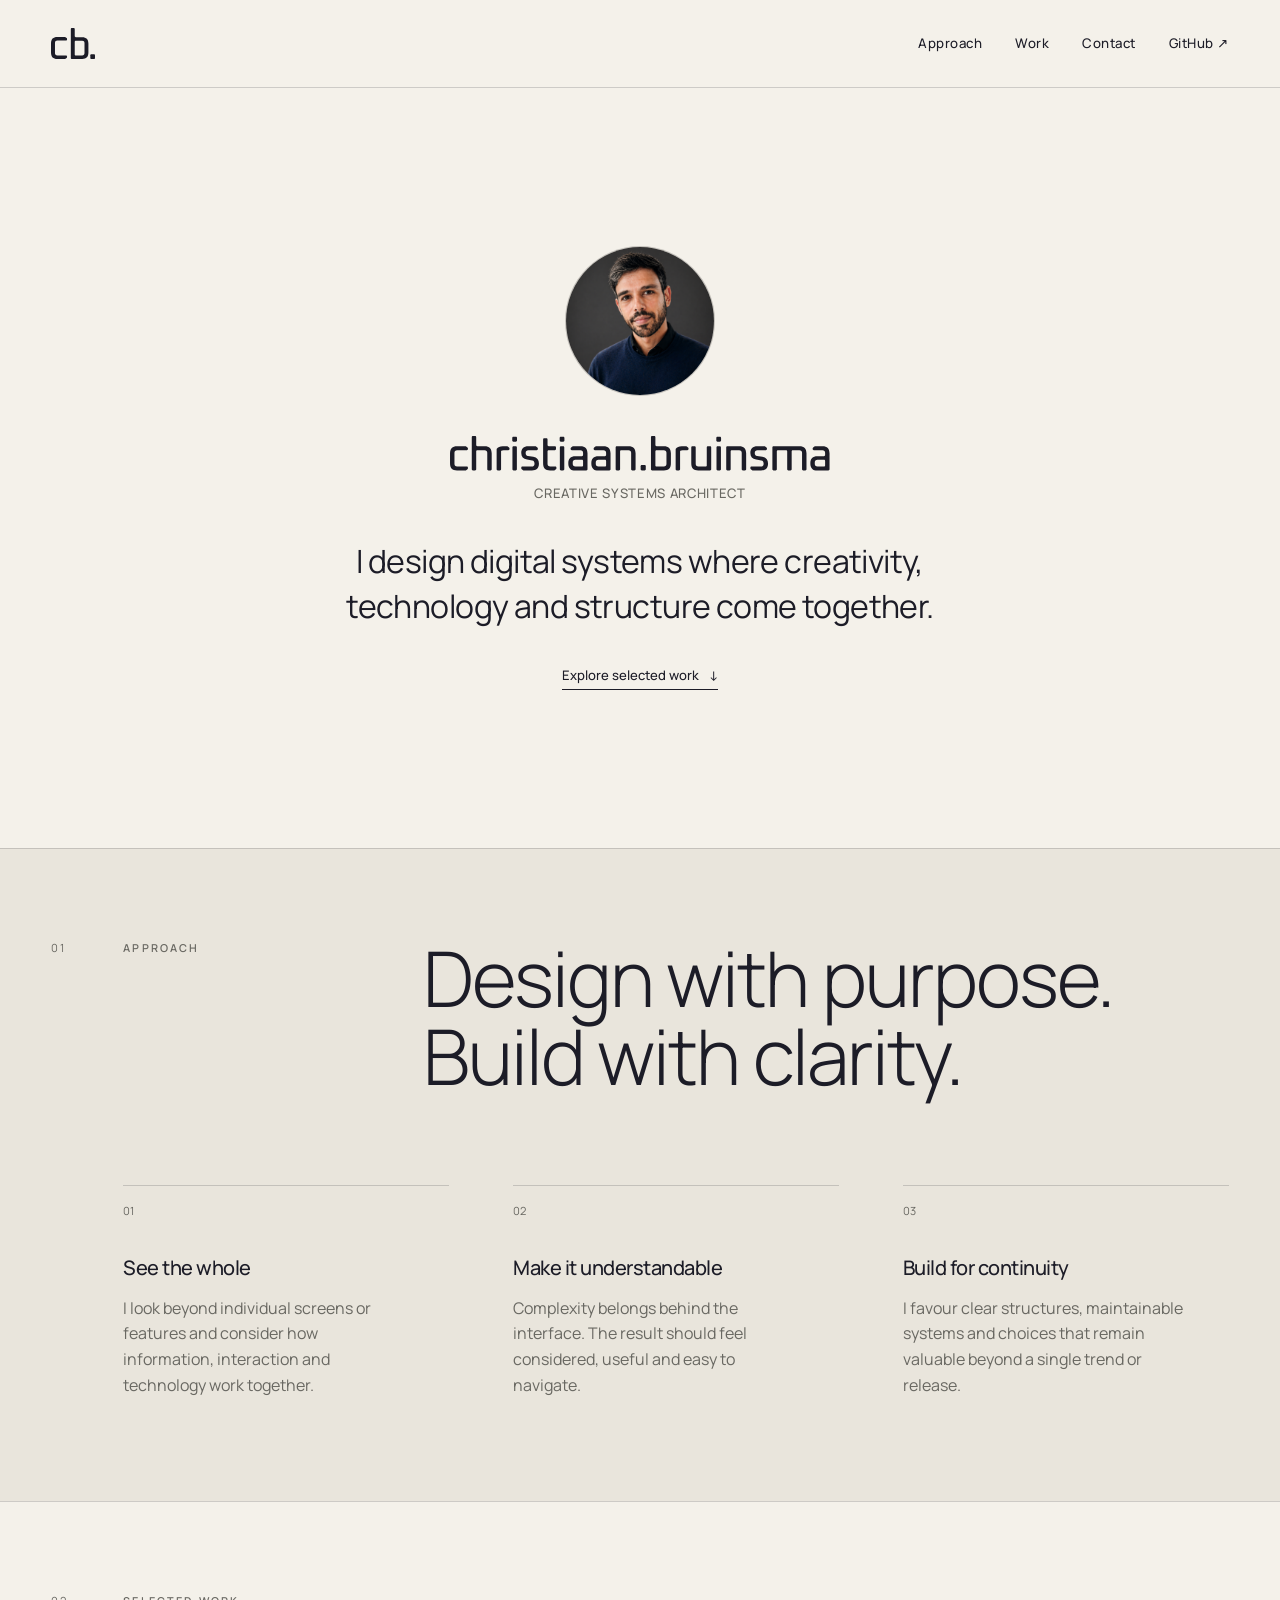
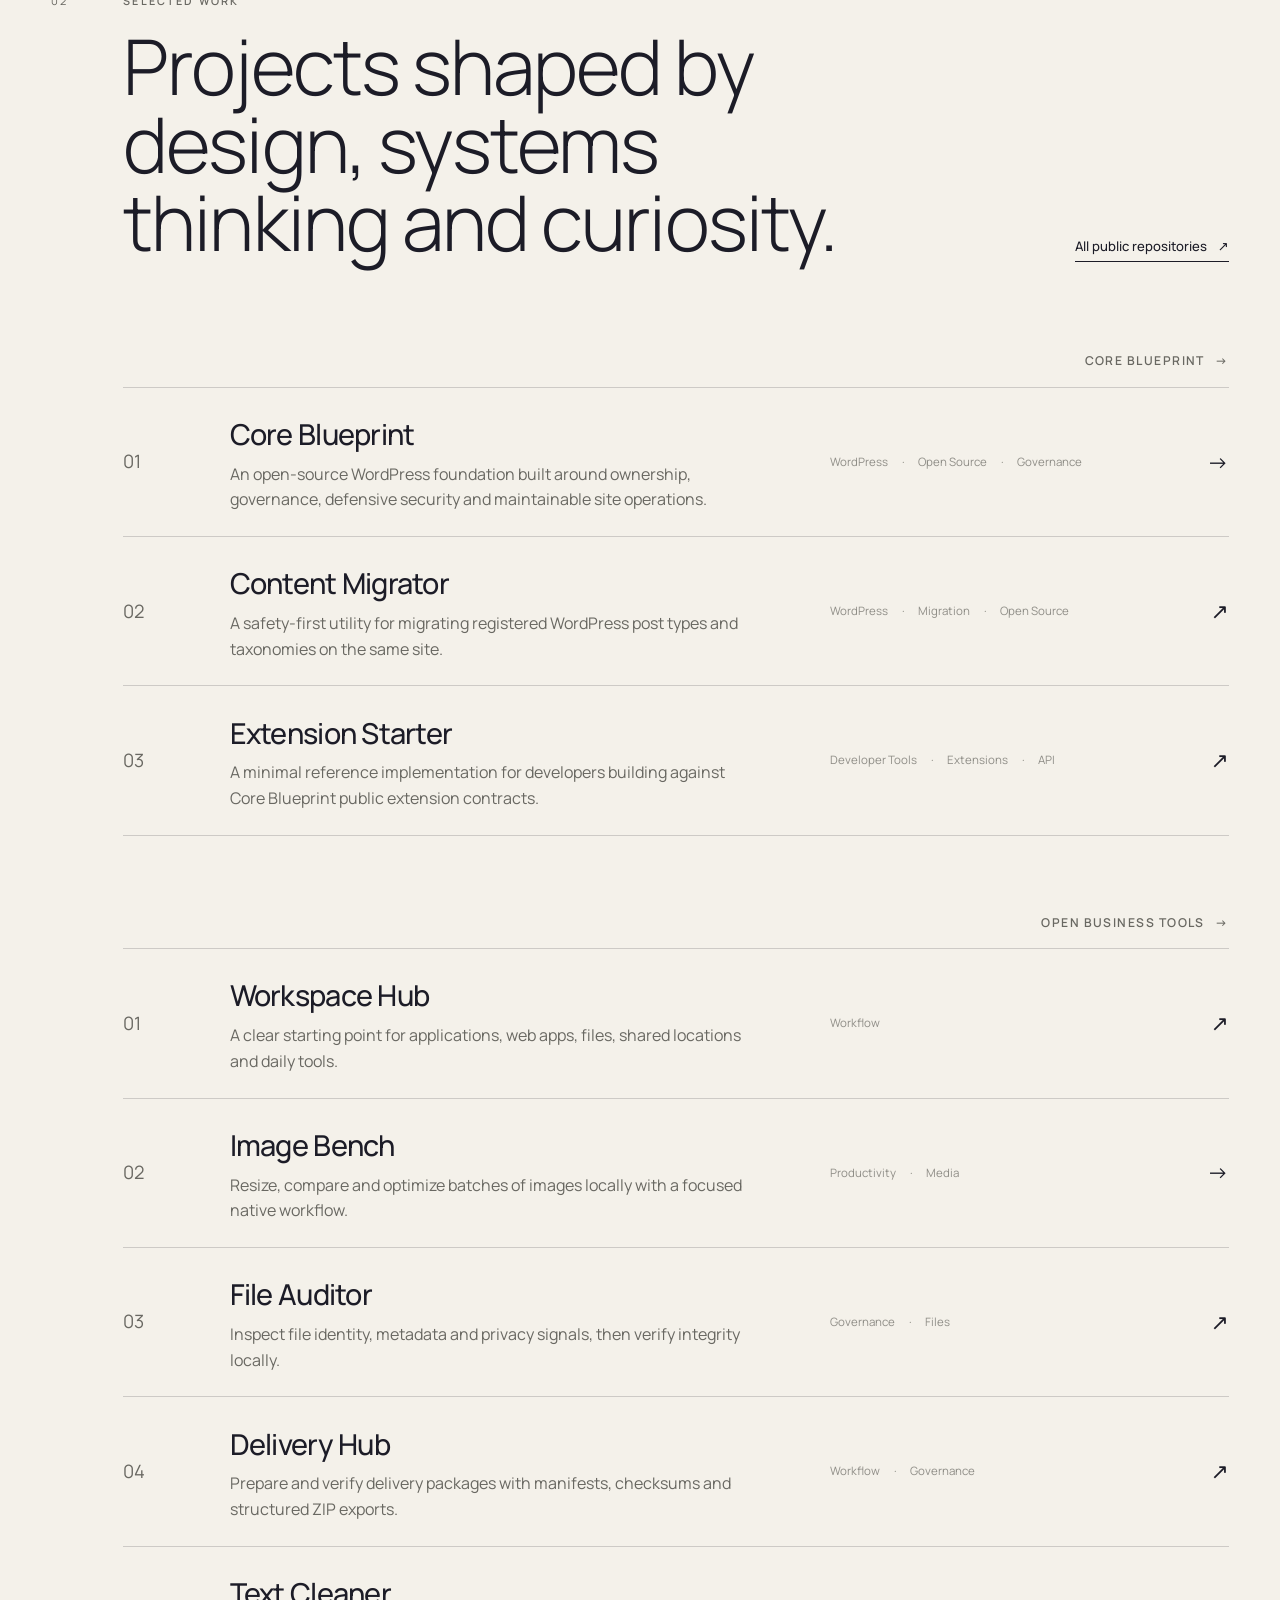
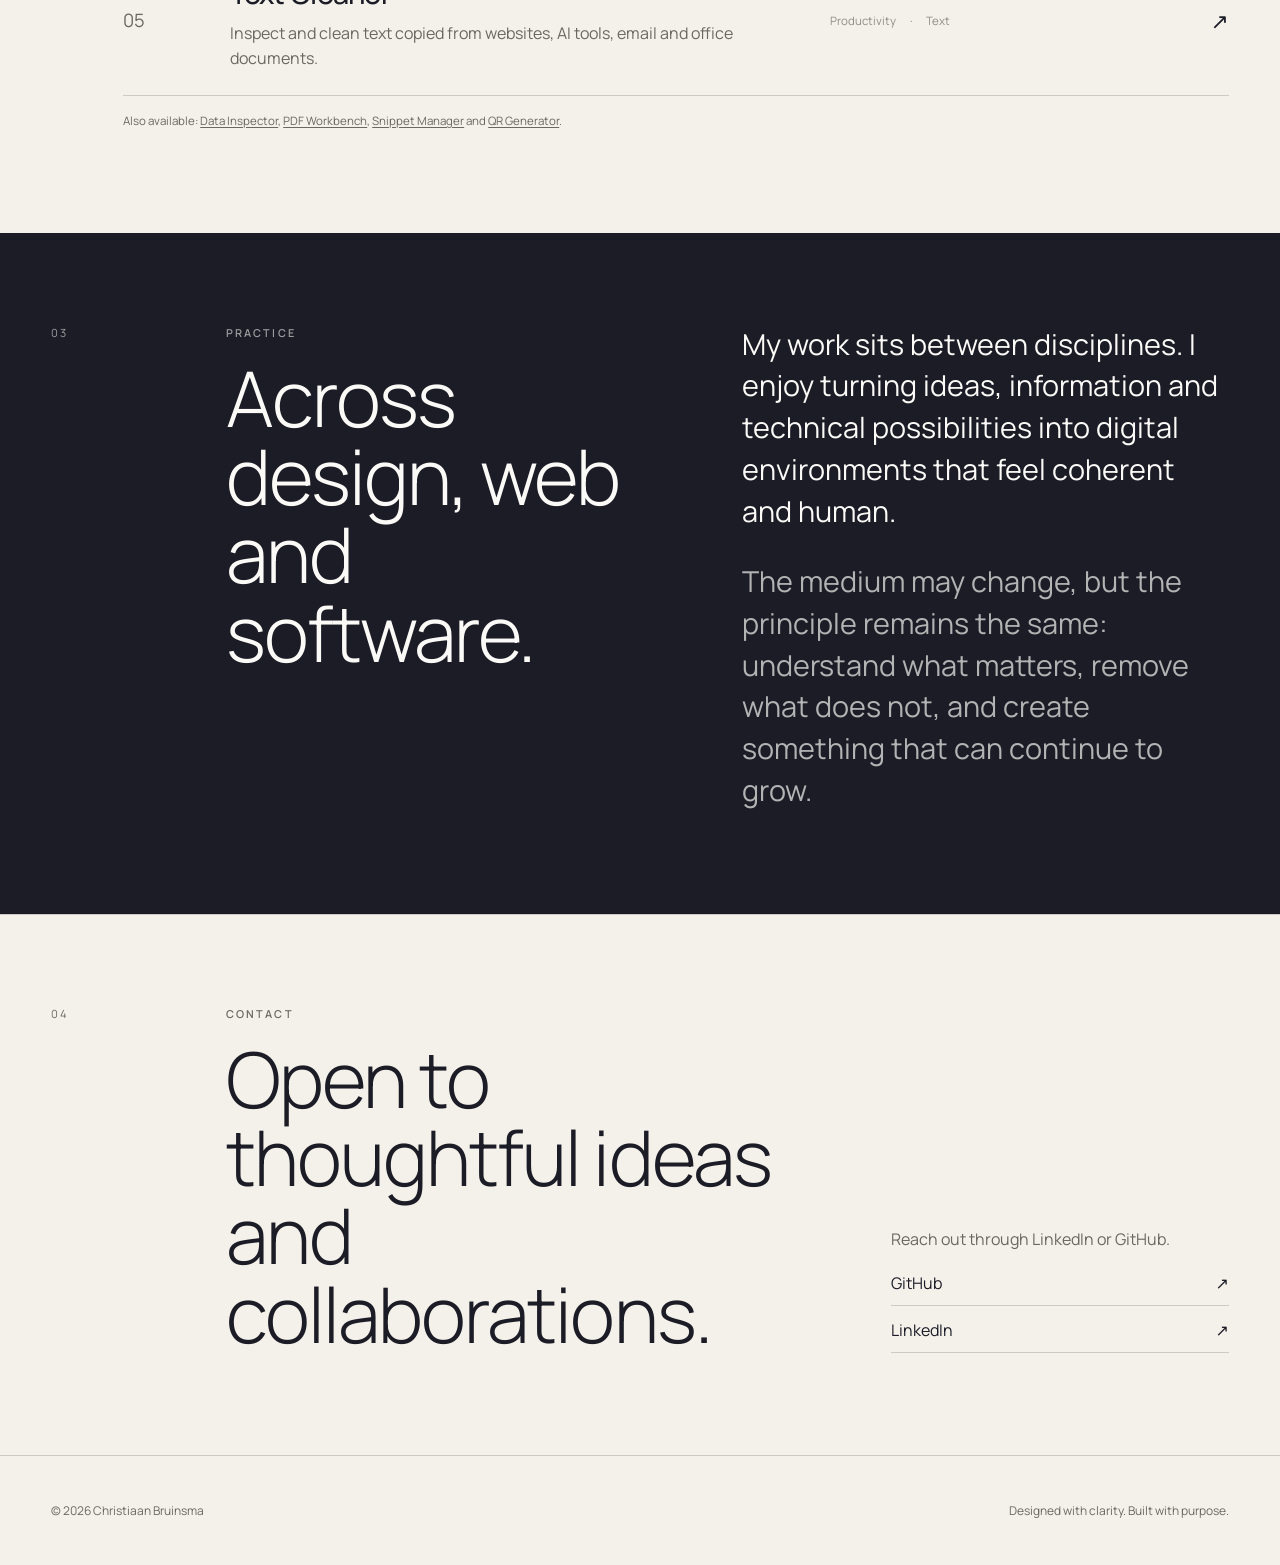
<file: index.html>
<!DOCTYPE html>
<html lang="en">
<head>
  <meta charset="utf-8">
  <meta name="viewport" content="width=device-width, initial-scale=1">
  <meta name="description" content="Christiaan Bruinsma is a Creative Systems Architect working across digital design, web experiences and software.">
  <meta name="theme-color" content="#f3f0e9">
  <title>Christiaan Bruinsma — Creative Systems Architect</title>
  <link rel="icon" href="assets/brand/cb-icon.svg" type="image/svg+xml">
  <link rel="preconnect" href="https://fonts.googleapis.com">
  <link rel="preconnect" href="https://fonts.gstatic.com" crossorigin>
  <link href="https://fonts.googleapis.com/css2?family=Manrope:wght@300;400;500;600&display=swap" rel="stylesheet">
  <script>document.documentElement.classList.add('js');</script>
  <link rel="stylesheet" href="assets/css/main.css">
  <script src="assets/js/main.js" defer></script>
</head>
<body>
  <a class="skip-link" href="#main">Skip to content</a>

  <header class="site-header" aria-label="Primary navigation">
    <a class="brand-mark" href="#top" aria-label="Christiaan Bruinsma, home">
      <picture>
        <source srcset="assets/brand/cb-icon-mark-diap.svg" media="(prefers-color-scheme: dark)">
        <img src="assets/brand/cb-icon-mark.svg" alt="" width="44" height="31">
      </picture>
    </a>
    <nav class="site-nav" aria-label="Main navigation">
      <a href="#approach">Approach</a>
      <a href="#work">Work</a>
      <a href="#contact">Contact</a>
      <a href="https://github.com/christiaanbruinsma" rel="me">GitHub <span aria-hidden="true">↗</span></a>
    </nav>
  </header>

  <main id="main">
    <section class="hero reveal" id="top" aria-labelledby="hero-title">
      <div class="hero-avatar">
        <img src="assets/images/christiaan-bruinsma-profile-picture.png" alt="Portrait of Christiaan Bruinsma" width="800" height="800">
      </div>
      <h1 id="hero-title" class="hero-wordmark">
        <span class="visually-hidden">Christiaan Bruinsma</span>
        <picture aria-hidden="true">
          <source srcset="assets/brand/cb-wordmark-diap.svg" media="(prefers-color-scheme: dark)">
          <img src="assets/brand/cb-wordmark.svg" alt="">
        </picture>
      </h1>
      <p class="hero-role">Creative Systems Architect</p>
      <p class="hero-intro">I design digital systems where creativity, technology and structure come together.</p>
      <a class="text-link hero-link" href="#work">Explore selected work <span aria-hidden="true">↓</span></a>
    </section>

    <section class="editorial-section approach reveal" id="approach" aria-labelledby="approach-title">
      <div class="section-index" aria-hidden="true">01</div>
      <header class="section-heading">
        <p class="eyebrow">Approach</p>
        <h2 id="approach-title">Design with purpose.<br>Build with clarity.</h2>
      </header>
      <div class="principles">
        <article>
          <p class="principle-number">01</p>
          <h3>See the whole</h3>
          <p>I look beyond individual screens or features and consider how information, interaction and technology work together.</p>
        </article>
        <article>
          <p class="principle-number">02</p>
          <h3>Make it understandable</h3>
          <p>Complexity belongs behind the interface. The result should feel considered, useful and easy to navigate.</p>
        </article>
        <article>
          <p class="principle-number">03</p>
          <h3>Build for continuity</h3>
          <p>I favour clear structures, maintainable systems and choices that remain valuable beyond a single trend or release.</p>
        </article>
      </div>
    </section>

    <section class="editorial-section work reveal" id="work" aria-labelledby="work-title">
      <div class="section-index" aria-hidden="true">02</div>
      <header class="section-heading work-heading">
        <div>
          <p class="eyebrow">Selected work</p>
          <h2 id="work-title">Projects shaped by design, systems thinking and curiosity.</h2>
        </div>
        <a class="text-link" href="https://github.com/christiaanbruinsma">All public repositories <span aria-hidden="true">↗</span></a>
      </header>

      <div class="project-list" id="project-list" aria-live="polite">
        <div class="project-group">
          <h3 class="project-group-title"><a href="core-blueprint/">Core Blueprint <span aria-hidden="true">→</span></a></h3>

          <article class="project">
            <p class="project-number">01</p>
            <div class="project-copy">
              <h4><a href="core-blueprint/">Core Blueprint</a></h4>
              <p>An open-source WordPress foundation built around ownership, governance, defensive security and maintainable site operations.</p>
            </div>
            <p class="project-tags"><span>WordPress</span><span>Open Source</span><span>Governance</span></p>
            <a class="project-arrow" href="core-blueprint/" aria-label="View the Core Blueprint project page">→</a>
          </article>

          <article class="project">
            <p class="project-number">02</p>
            <div class="project-copy">
              <h4><a href="https://github.com/christiaanbruinsma/wp-core-blueprint-content-migrator">Content Migrator</a></h4>
              <p>A safety-first utility for migrating registered WordPress post types and taxonomies on the same site.</p>
            </div>
            <p class="project-tags"><span>WordPress</span><span>Migration</span><span>Open Source</span></p>
            <a class="project-arrow" href="https://github.com/christiaanbruinsma/wp-core-blueprint-content-migrator" aria-label="View Core Blueprint Content Migrator on GitHub">↗</a>
          </article>

          <article class="project">
            <p class="project-number">03</p>
            <div class="project-copy">
              <h4><a href="https://github.com/christiaanbruinsma/wp-core-blueprint-starter-plugin">Extension Starter</a></h4>
              <p>A minimal reference implementation for developers building against Core Blueprint public extension contracts.</p>
            </div>
            <p class="project-tags"><span>Developer Tools</span><span>Extensions</span><span>API</span></p>
            <a class="project-arrow" href="https://github.com/christiaanbruinsma/wp-core-blueprint-starter-plugin" aria-label="View the Core Blueprint Extension Starter on GitHub">↗</a>
          </article>
        </div>

        <div class="project-group">
          <h3 class="project-group-title"><a href="open-business-tools/">Open Business Tools <span aria-hidden="true">→</span></a></h3>

          <article class="project project-featured">
            <p class="project-number">01</p>
            <div class="project-copy">
              <h4><a href="https://github.com/christiaanbruinsma/workspace-hub">Workspace Hub</a></h4>
              <p>A clear starting point for applications, web apps, files, shared locations and daily tools.</p>
            </div>
            <p class="project-tags"><span>Workflow</span></p>
            <a class="project-arrow" href="https://github.com/christiaanbruinsma/workspace-hub" aria-label="View Workspace Hub on GitHub">↗</a>
          </article>

          <article class="project">
            <p class="project-number">02</p>
            <div class="project-copy">
              <h4><a href="projects/image-bench/">Image Bench</a></h4>
              <p>Resize, compare and optimize batches of images locally with a focused native workflow.</p>
            </div>
            <p class="project-tags"><span>Productivity</span><span>Media</span></p>
            <a class="project-arrow" href="projects/image-bench/" aria-label="View the Image Bench project page">→</a>
          </article>

          <article class="project">
            <p class="project-number">03</p>
            <div class="project-copy">
              <h4><a href="https://github.com/christiaanbruinsma/file-auditor">File Auditor</a></h4>
              <p>Inspect file identity, metadata and privacy signals, then verify integrity locally.</p>
            </div>
            <p class="project-tags"><span>Governance</span><span>Files</span></p>
            <a class="project-arrow" href="https://github.com/christiaanbruinsma/file-auditor" aria-label="View File Auditor on GitHub">↗</a>
          </article>

          <article class="project">
            <p class="project-number">04</p>
            <div class="project-copy">
              <h4><a href="https://github.com/christiaanbruinsma/delivery-hub">Delivery Hub</a></h4>
              <p>Prepare and verify delivery packages with manifests, checksums and structured ZIP exports.</p>
            </div>
            <p class="project-tags"><span>Workflow</span><span>Governance</span></p>
            <a class="project-arrow" href="https://github.com/christiaanbruinsma/delivery-hub" aria-label="View Delivery Hub on GitHub">↗</a>
          </article>

          <article class="project">
            <p class="project-number">05</p>
            <div class="project-copy">
              <h4><a href="https://github.com/christiaanbruinsma/text-cleaner">Text Cleaner</a></h4>
              <p>Inspect and clean text copied from websites, AI tools, email and office documents.</p>
            </div>
            <p class="project-tags"><span>Productivity</span><span>Text</span></p>
            <a class="project-arrow" href="https://github.com/christiaanbruinsma/text-cleaner" aria-label="View Text Cleaner on GitHub">↗</a>
          </article>
        </div>
      </div>

      <p class="projects-status">Also available: <a href="open-business-tools/#data-inspector">Data Inspector</a>, <a href="open-business-tools/#pdf-workbench">PDF Workbench</a>, <a href="open-business-tools/#snippet-manager">Snippet Manager</a> and <a href="open-business-tools/#qr-generator">QR Generator</a>.</p>
    </section>

    <section class="editorial-section profile reveal" aria-labelledby="profile-title">
      <div class="section-index" aria-hidden="true">03</div>
      <div class="profile-statement">
        <p class="eyebrow">Practice</p>
        <h2 id="profile-title">Across design, web and software.</h2>
      </div>
      <div class="profile-copy">
        <p>My work sits between disciplines. I enjoy turning ideas, information and technical possibilities into digital environments that feel coherent and human.</p>
        <p>The medium may change, but the principle remains the same: understand what matters, remove what does not, and create something that can continue to grow.</p>
      </div>
    </section>

    <section class="editorial-section contact reveal" id="contact" aria-labelledby="contact-title">
      <div class="section-index" aria-hidden="true">04</div>
      <div>
        <p class="eyebrow">Contact</p>
        <h2 id="contact-title">Open to thoughtful ideas and collaborations.</h2>
      </div>
      <div class="contact-links">
        <p class="contact-note">Reach out through LinkedIn or GitHub.</p>
        <a href="https://github.com/christiaanbruinsma" rel="me">GitHub <span aria-hidden="true">↗</span></a>
        <a href="https://www.linkedin.com/in/christiaanbruinsma/" rel="me">LinkedIn <span aria-hidden="true">↗</span></a>
      </div>
    </section>
  </main>

  <footer class="site-footer reveal">
    <p>© <span id="year">2026</span> Christiaan Bruinsma</p>
    <p>Designed with clarity. Built with purpose.</p>
  </footer>
</body>
</html>
</file>
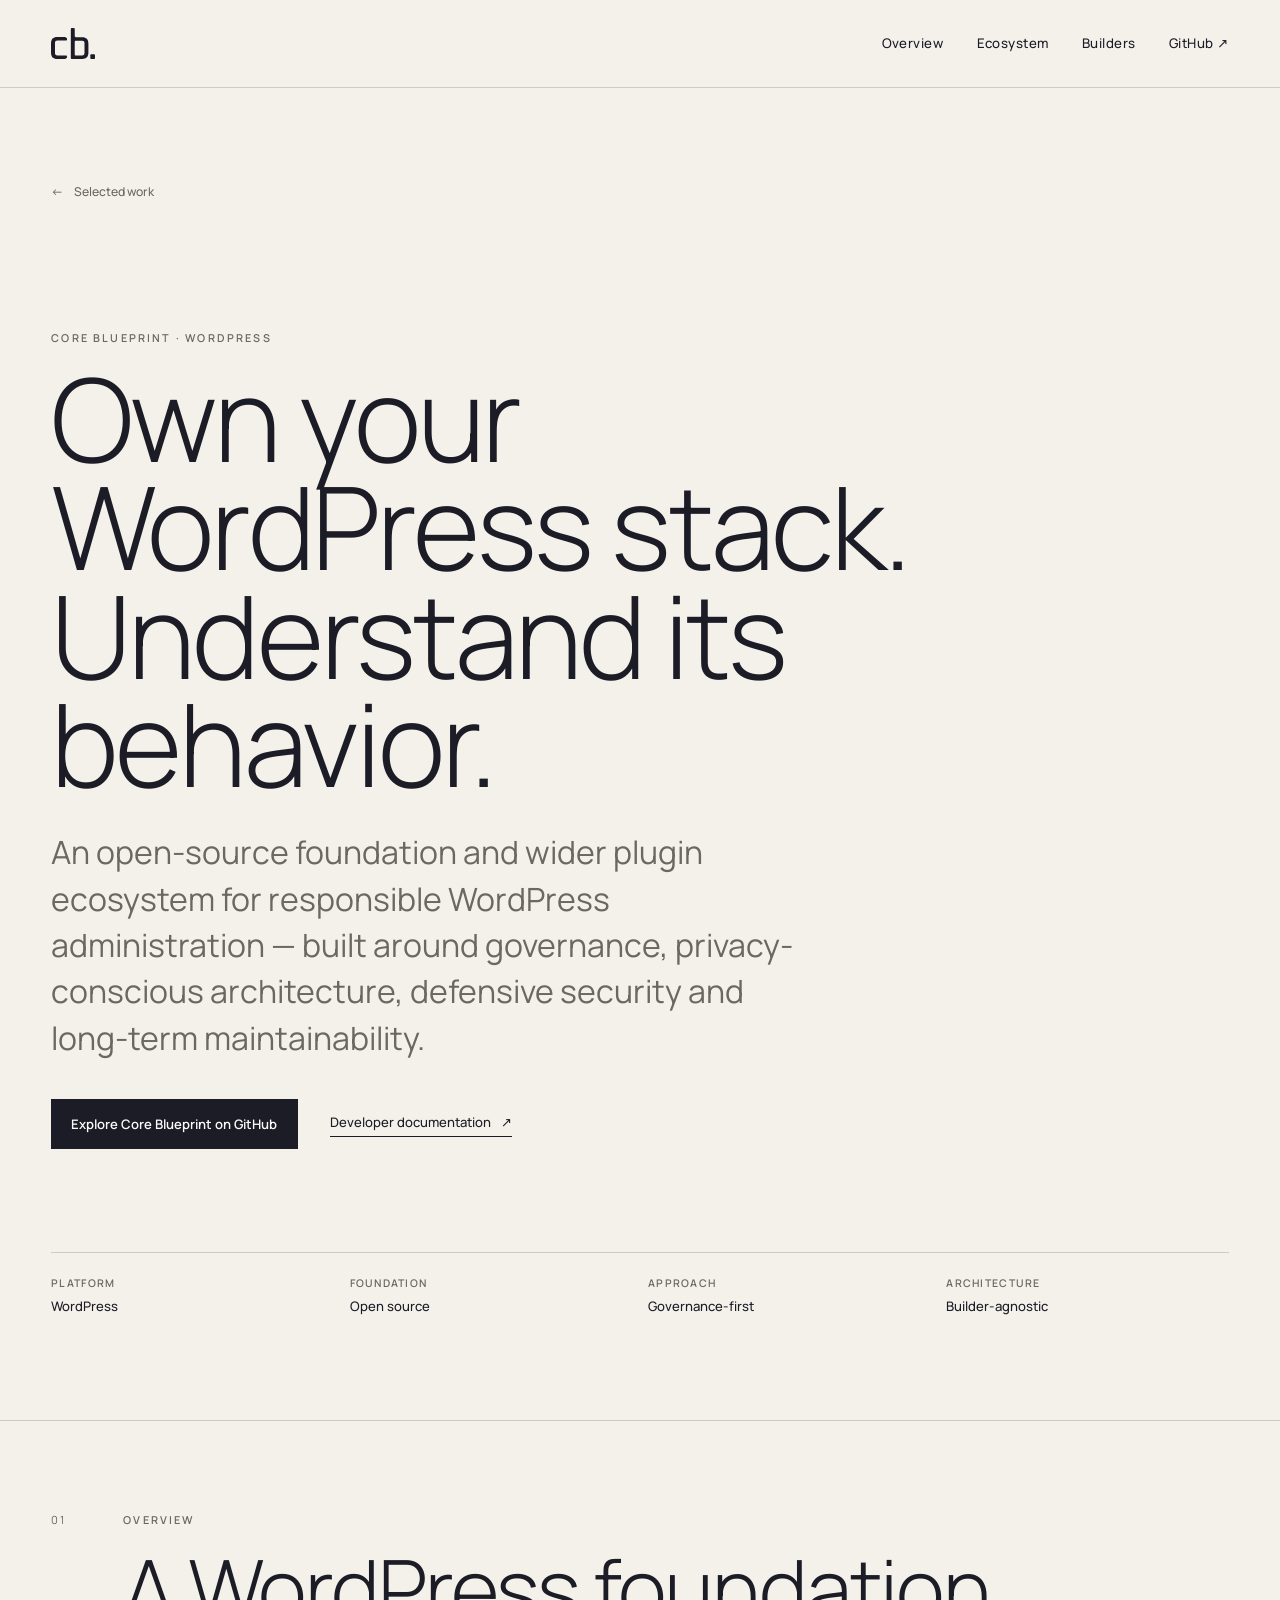
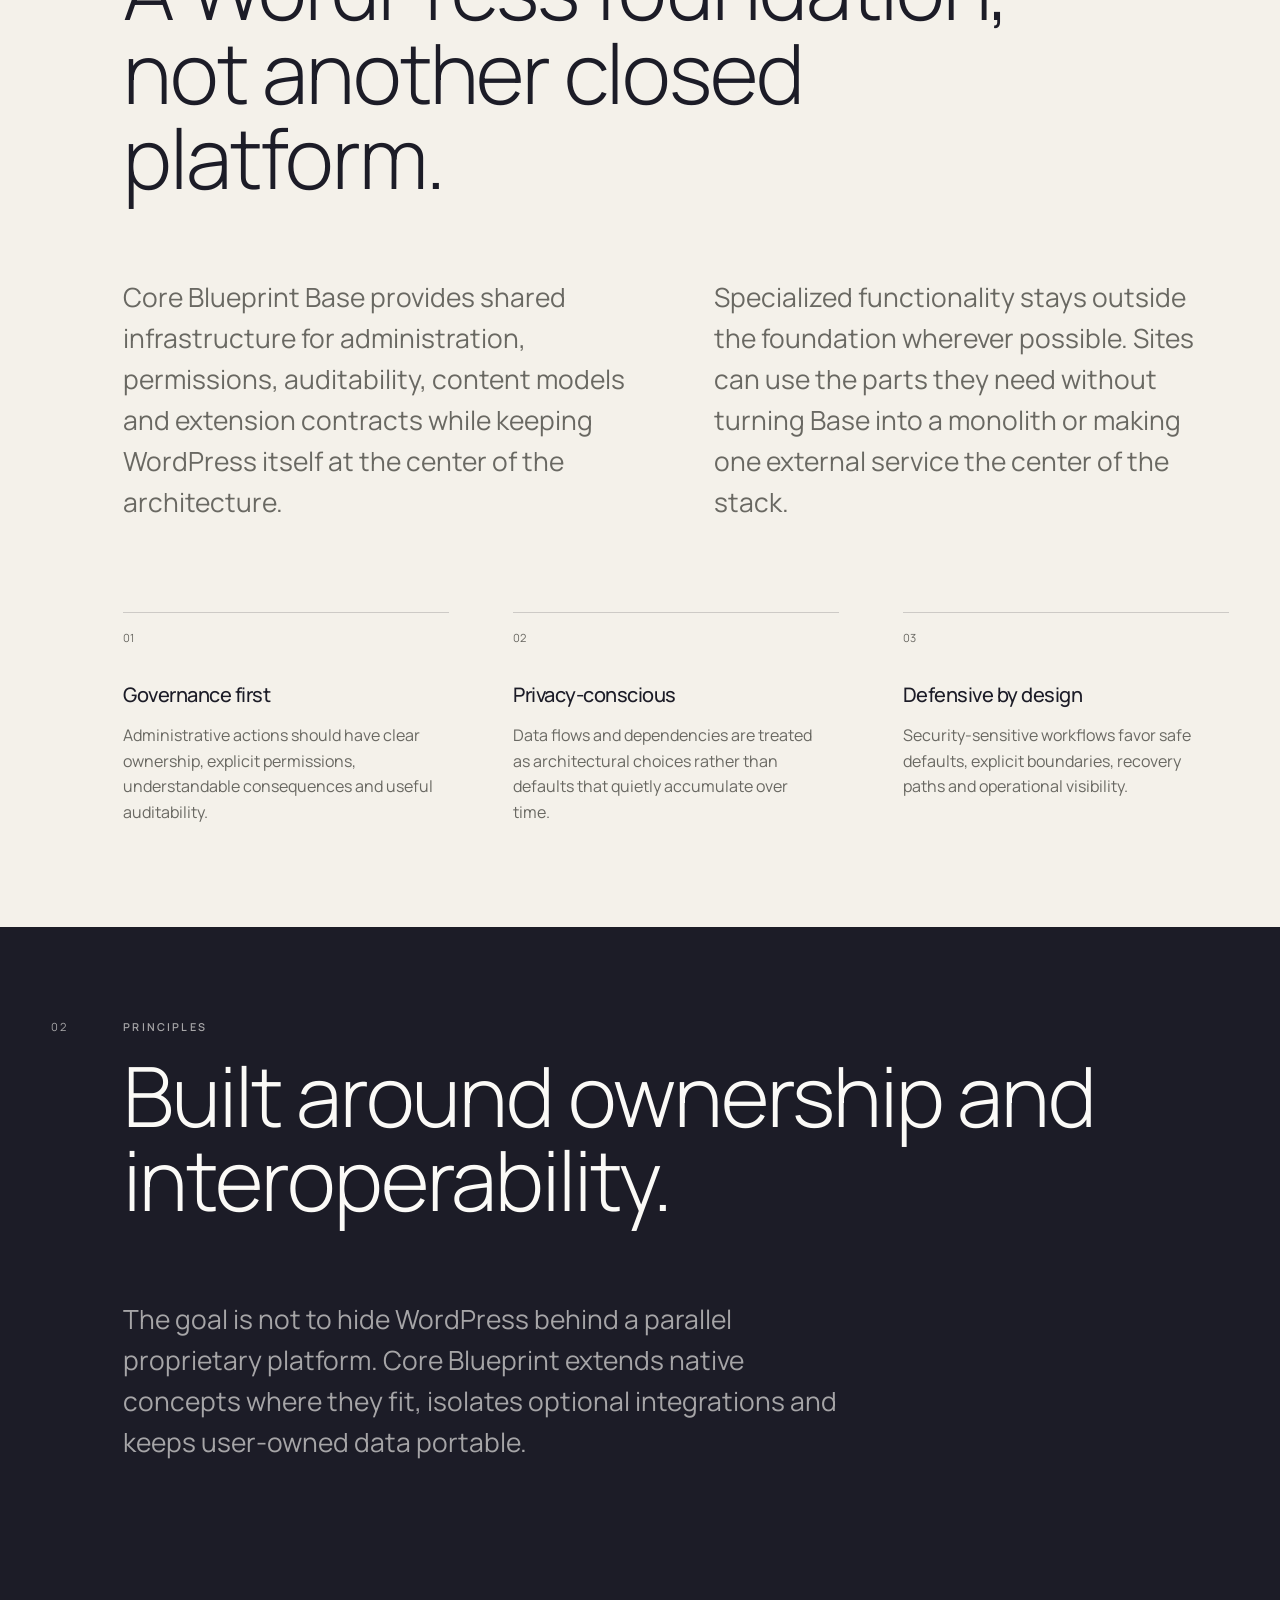
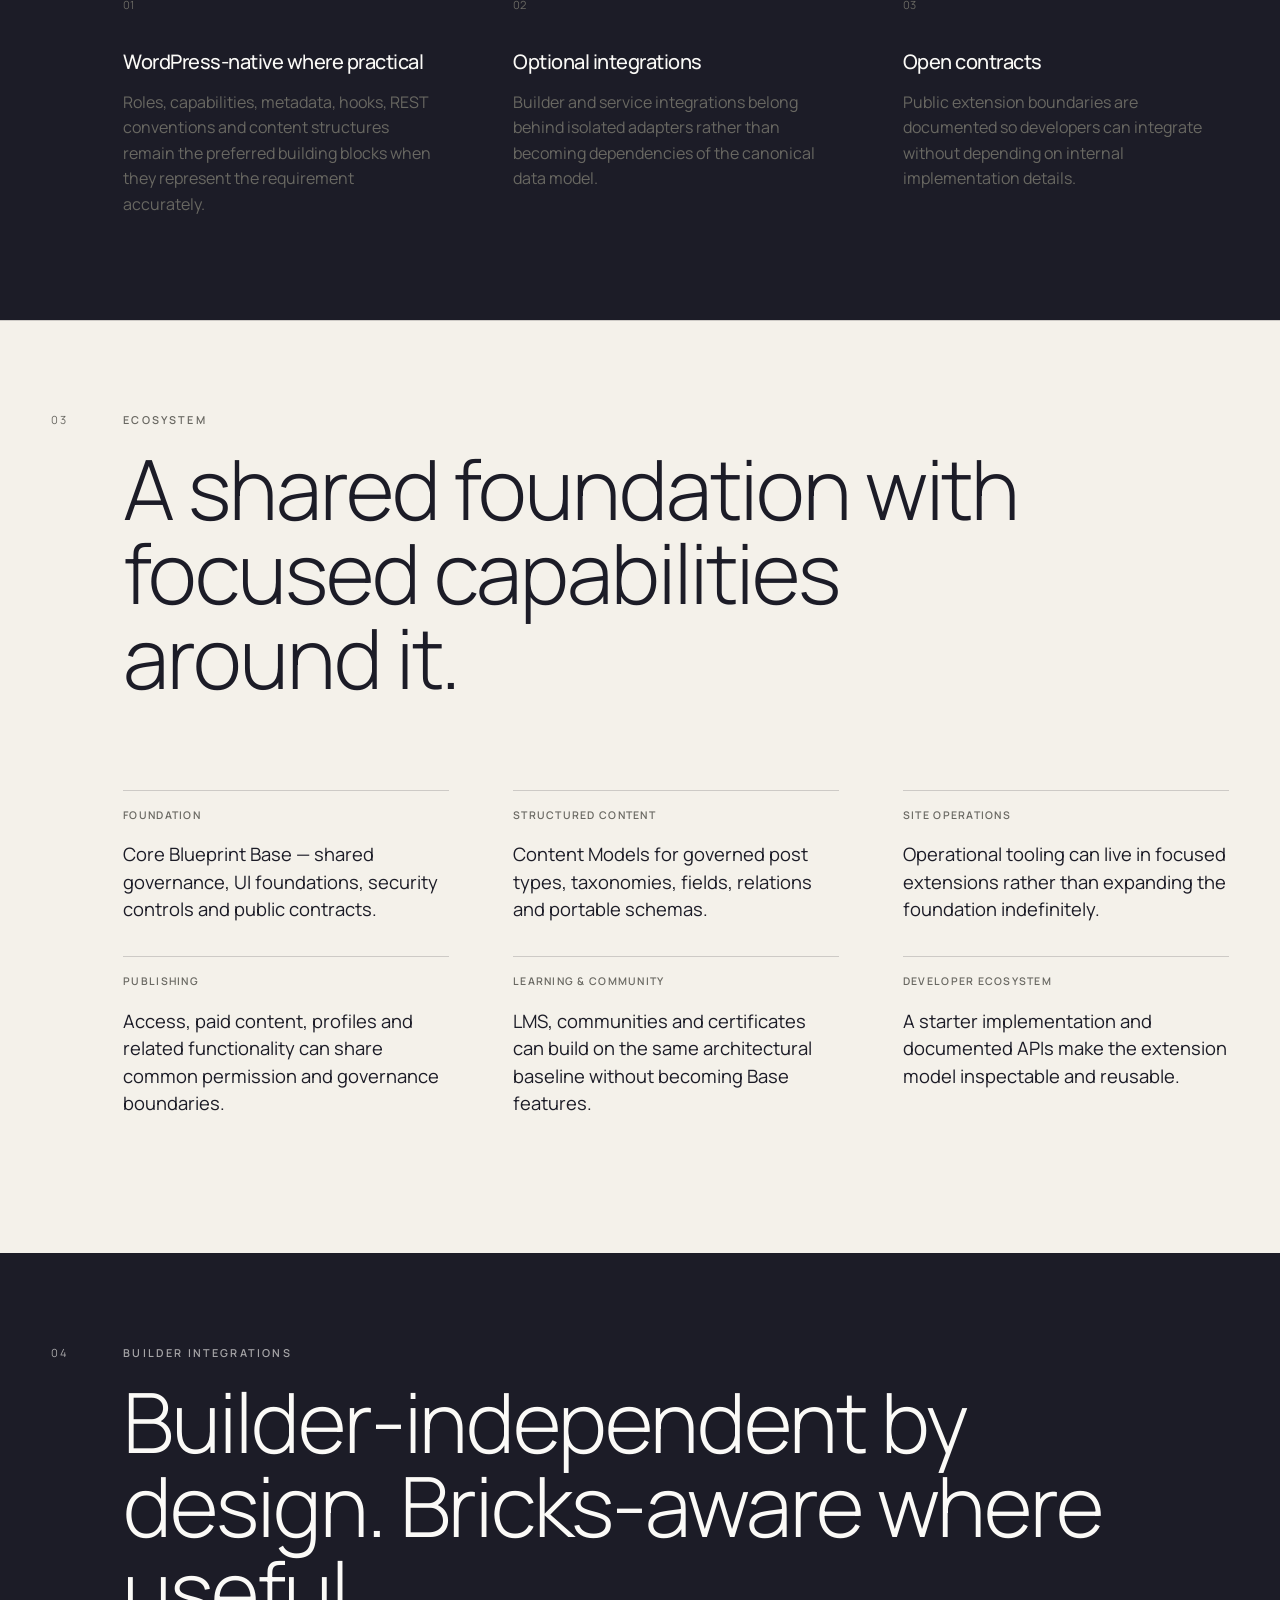
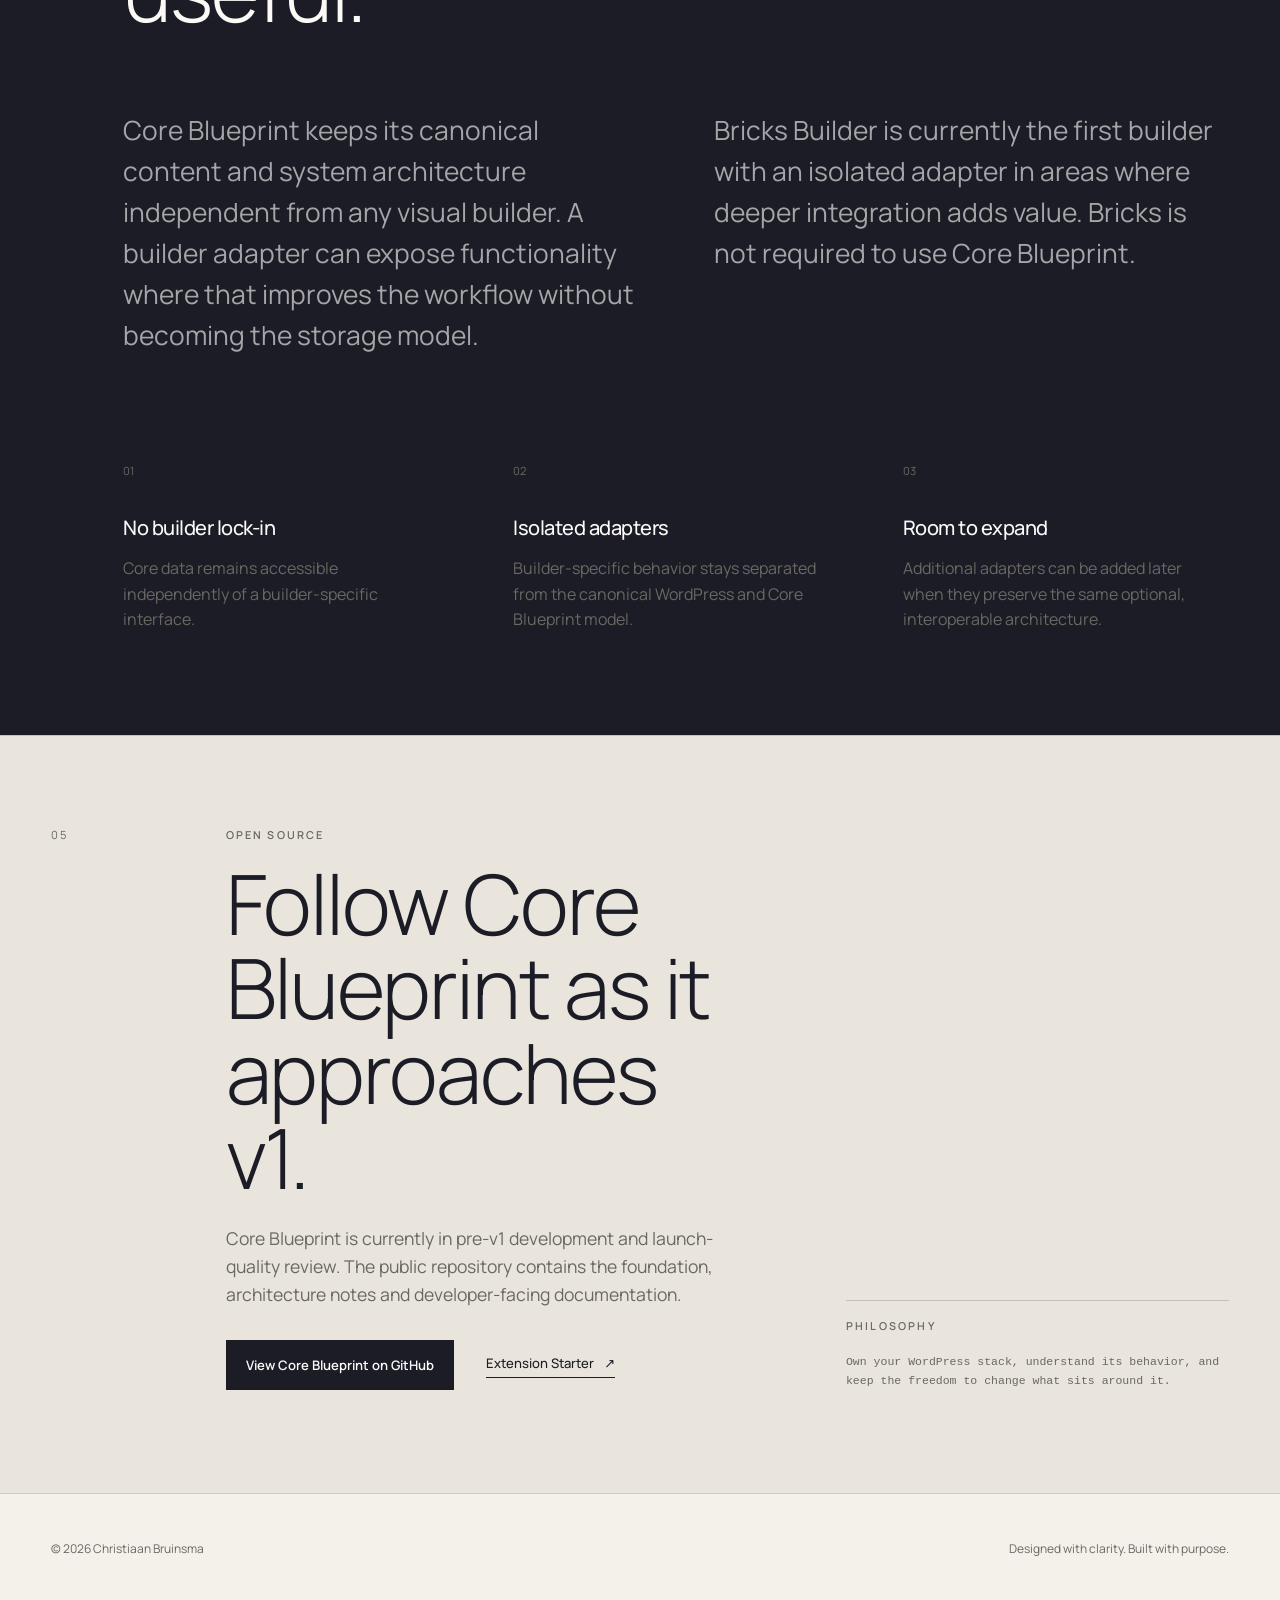
<file: core-blueprint/index.html>
<!DOCTYPE html>
<html lang="en">
<head>
  <meta charset="utf-8">
  <meta name="viewport" content="width=device-width, initial-scale=1">
  <meta name="description" content="Core Blueprint is an open-source WordPress foundation focused on governance, privacy-conscious design, defensive security and maintainable site operations.">
  <meta name="theme-color" content="#f3f0e9">
  <title>Core Blueprint — Christiaan Bruinsma</title>
  <link rel="icon" href="../assets/brand/cb-icon.svg" type="image/svg+xml">
  <link rel="preconnect" href="https://fonts.googleapis.com">
  <link rel="preconnect" href="https://fonts.gstatic.com" crossorigin>
  <link href="https://fonts.googleapis.com/css2?family=Manrope:wght@300;400;500;600&display=swap" rel="stylesheet">
  <script>document.documentElement.classList.add('js');</script>
  <link rel="stylesheet" href="../assets/css/main.css">
  <link rel="stylesheet" href="../assets/css/project.css">
  <script src="../assets/js/main.js" defer></script>
</head>
<body>
  <a class="skip-link" href="#main">Skip to content</a>

  <header class="site-header project-header" aria-label="Primary navigation">
    <a class="brand-mark" href="../" aria-label="Christiaan Bruinsma, home">
      <picture>
        <source srcset="../assets/brand/cb-icon-mark-diap.svg" media="(prefers-color-scheme: dark)">
        <img src="../assets/brand/cb-icon-mark.svg" alt="" width="44" height="31">
      </picture>
    </a>
    <nav class="site-nav" aria-label="Core Blueprint navigation">
      <a href="#overview">Overview</a>
      <a href="#ecosystem">Ecosystem</a>
      <a href="#builders">Builders</a>
      <a href="https://github.com/christiaanbruinsma/wp-core-blueprint">GitHub <span aria-hidden="true">↗</span></a>
    </nav>
  </header>

  <main id="main">
    <section class="product-hero reveal" aria-labelledby="product-title">
      <a class="back-link" href="../"><span aria-hidden="true">←</span> Selected work</a>
      <div class="product-hero-copy">
        <p class="eyebrow">Core Blueprint · WordPress</p>
        <h1 id="product-title">Own your WordPress stack. Understand its behavior.</h1>
        <p class="product-intro">An open-source foundation and wider plugin ecosystem for responsible WordPress administration — built around governance, privacy-conscious architecture, defensive security and long-term maintainability.</p>
        <div class="product-actions">
          <a class="button button-primary" href="https://github.com/christiaanbruinsma/wp-core-blueprint">Explore Core Blueprint on GitHub</a>
          <a class="text-link" href="https://github.com/christiaanbruinsma/wp-core-blueprint/blob/main/docs/PUBLIC-API.md">Developer documentation <span aria-hidden="true">↗</span></a>
        </div>
      </div>
      <ul class="product-meta">
        <li><span>Platform</span>WordPress</li>
        <li><span>Foundation</span>Open source</li>
        <li><span>Approach</span>Governance-first</li>
        <li><span>Architecture</span>Builder-agnostic</li>
      </ul>
    </section>

    <section class="editorial-section product-section reveal" id="overview" aria-labelledby="overview-title">
      <div class="section-index" aria-hidden="true">01</div>
      <header class="product-section-heading">
        <p class="eyebrow">Overview</p>
        <h2 id="overview-title">A WordPress foundation, not another closed platform.</h2>
      </header>
      <div class="product-lead">
        <p>Core Blueprint Base provides shared infrastructure for administration, permissions, auditability, content models and extension contracts while keeping WordPress itself at the center of the architecture.</p>
        <p>Specialized functionality stays outside the foundation wherever possible. Sites can use the parts they need without turning Base into a monolith or making one external service the center of the stack.</p>
      </div>
      <div class="feature-list">
        <article>
          <p class="principle-number">01</p>
          <h3>Governance first</h3>
          <p>Administrative actions should have clear ownership, explicit permissions, understandable consequences and useful auditability.</p>
        </article>
        <article>
          <p class="principle-number">02</p>
          <h3>Privacy-conscious</h3>
          <p>Data flows and dependencies are treated as architectural choices rather than defaults that quietly accumulate over time.</p>
        </article>
        <article>
          <p class="principle-number">03</p>
          <h3>Defensive by design</h3>
          <p>Security-sensitive workflows favor safe defaults, explicit boundaries, recovery paths and operational visibility.</p>
        </article>
      </div>
    </section>

    <section class="editorial-section product-section product-section-dark reveal" aria-labelledby="principles-title">
      <div class="section-index" aria-hidden="true">02</div>
      <header class="product-section-heading">
        <p class="eyebrow">Principles</p>
        <h2 id="principles-title">Built around ownership and interoperability.</h2>
      </header>
      <p class="product-lead product-lead-single">The goal is not to hide WordPress behind a parallel proprietary platform. Core Blueprint extends native concepts where they fit, isolates optional integrations and keeps user-owned data portable.</p>
      <div class="feature-list">
        <article>
          <p class="principle-number">01</p>
          <h3>WordPress-native where practical</h3>
          <p>Roles, capabilities, metadata, hooks, REST conventions and content structures remain the preferred building blocks when they represent the requirement accurately.</p>
        </article>
        <article>
          <p class="principle-number">02</p>
          <h3>Optional integrations</h3>
          <p>Builder and service integrations belong behind isolated adapters rather than becoming dependencies of the canonical data model.</p>
        </article>
        <article>
          <p class="principle-number">03</p>
          <h3>Open contracts</h3>
          <p>Public extension boundaries are documented so developers can integrate without depending on internal implementation details.</p>
        </article>
      </div>
    </section>

    <section class="editorial-section product-section reveal" id="ecosystem" aria-labelledby="ecosystem-title">
      <div class="section-index" aria-hidden="true">03</div>
      <header class="product-section-heading">
        <p class="eyebrow">Ecosystem</p>
        <h2 id="ecosystem-title">A shared foundation with focused capabilities around it.</h2>
      </header>
      <dl class="detail-grid">
        <div>
          <dt>Foundation</dt>
          <dd>Core Blueprint Base — shared governance, UI foundations, security controls and public contracts.</dd>
        </div>
        <div>
          <dt>Structured content</dt>
          <dd>Content Models for governed post types, taxonomies, fields, relations and portable schemas.</dd>
        </div>
        <div>
          <dt>Site operations</dt>
          <dd>Operational tooling can live in focused extensions rather than expanding the foundation indefinitely.</dd>
        </div>
        <div>
          <dt>Publishing</dt>
          <dd>Access, paid content, profiles and related functionality can share common permission and governance boundaries.</dd>
        </div>
        <div>
          <dt>Learning & community</dt>
          <dd>LMS, communities and certificates can build on the same architectural baseline without becoming Base features.</dd>
        </div>
        <div>
          <dt>Developer ecosystem</dt>
          <dd>A starter implementation and documented APIs make the extension model inspectable and reusable.</dd>
        </div>
      </dl>
    </section>

    <section class="editorial-section product-section product-section-dark reveal" id="builders" aria-labelledby="builders-title">
      <div class="section-index" aria-hidden="true">04</div>
      <header class="product-section-heading">
        <p class="eyebrow">Builder integrations</p>
        <h2 id="builders-title">Builder-independent by design. Bricks-aware where useful.</h2>
      </header>
      <div class="product-lead">
        <p>Core Blueprint keeps its canonical content and system architecture independent from any visual builder. A builder adapter can expose functionality where that improves the workflow without becoming the storage model.</p>
        <p>Bricks Builder is currently the first builder with an isolated adapter in areas where deeper integration adds value. Bricks is not required to use Core Blueprint.</p>
      </div>
      <div class="feature-list">
        <article>
          <p class="principle-number">01</p>
          <h3>No builder lock-in</h3>
          <p>Core data remains accessible independently of a builder-specific interface.</p>
        </article>
        <article>
          <p class="principle-number">02</p>
          <h3>Isolated adapters</h3>
          <p>Builder-specific behavior stays separated from the canonical WordPress and Core Blueprint model.</p>
        </article>
        <article>
          <p class="principle-number">03</p>
          <h3>Room to expand</h3>
          <p>Additional adapters can be added later when they preserve the same optional, interoperable architecture.</p>
        </article>
      </div>
    </section>

    <section class="editorial-section product-download reveal" aria-labelledby="follow-title">
      <div class="section-index" aria-hidden="true">05</div>
      <div class="download-copy">
        <p class="eyebrow">Open source</p>
        <h2 id="follow-title">Follow Core Blueprint as it approaches v1.</h2>
        <p>Core Blueprint is currently in pre-v1 development and launch-quality review. The public repository contains the foundation, architecture notes and developer-facing documentation.</p>
        <div class="product-actions">
          <a class="button button-primary" href="https://github.com/christiaanbruinsma/wp-core-blueprint">View Core Blueprint on GitHub</a>
          <a class="text-link" href="https://github.com/christiaanbruinsma/wp-core-blueprint-starter-plugin">Extension Starter <span aria-hidden="true">↗</span></a>
        </div>
      </div>
      <div class="download-verification">
        <p class="eyebrow">Philosophy</p>
        <code>Own your WordPress stack, understand its behavior, and keep the freedom to change what sits around it.</code>
      </div>
    </section>
  </main>

  <footer class="site-footer reveal">
    <p>© <span id="year">2026</span> Christiaan Bruinsma</p>
    <p>Designed with clarity. Built with purpose.</p>
  </footer>
</body>
</html>
</file>
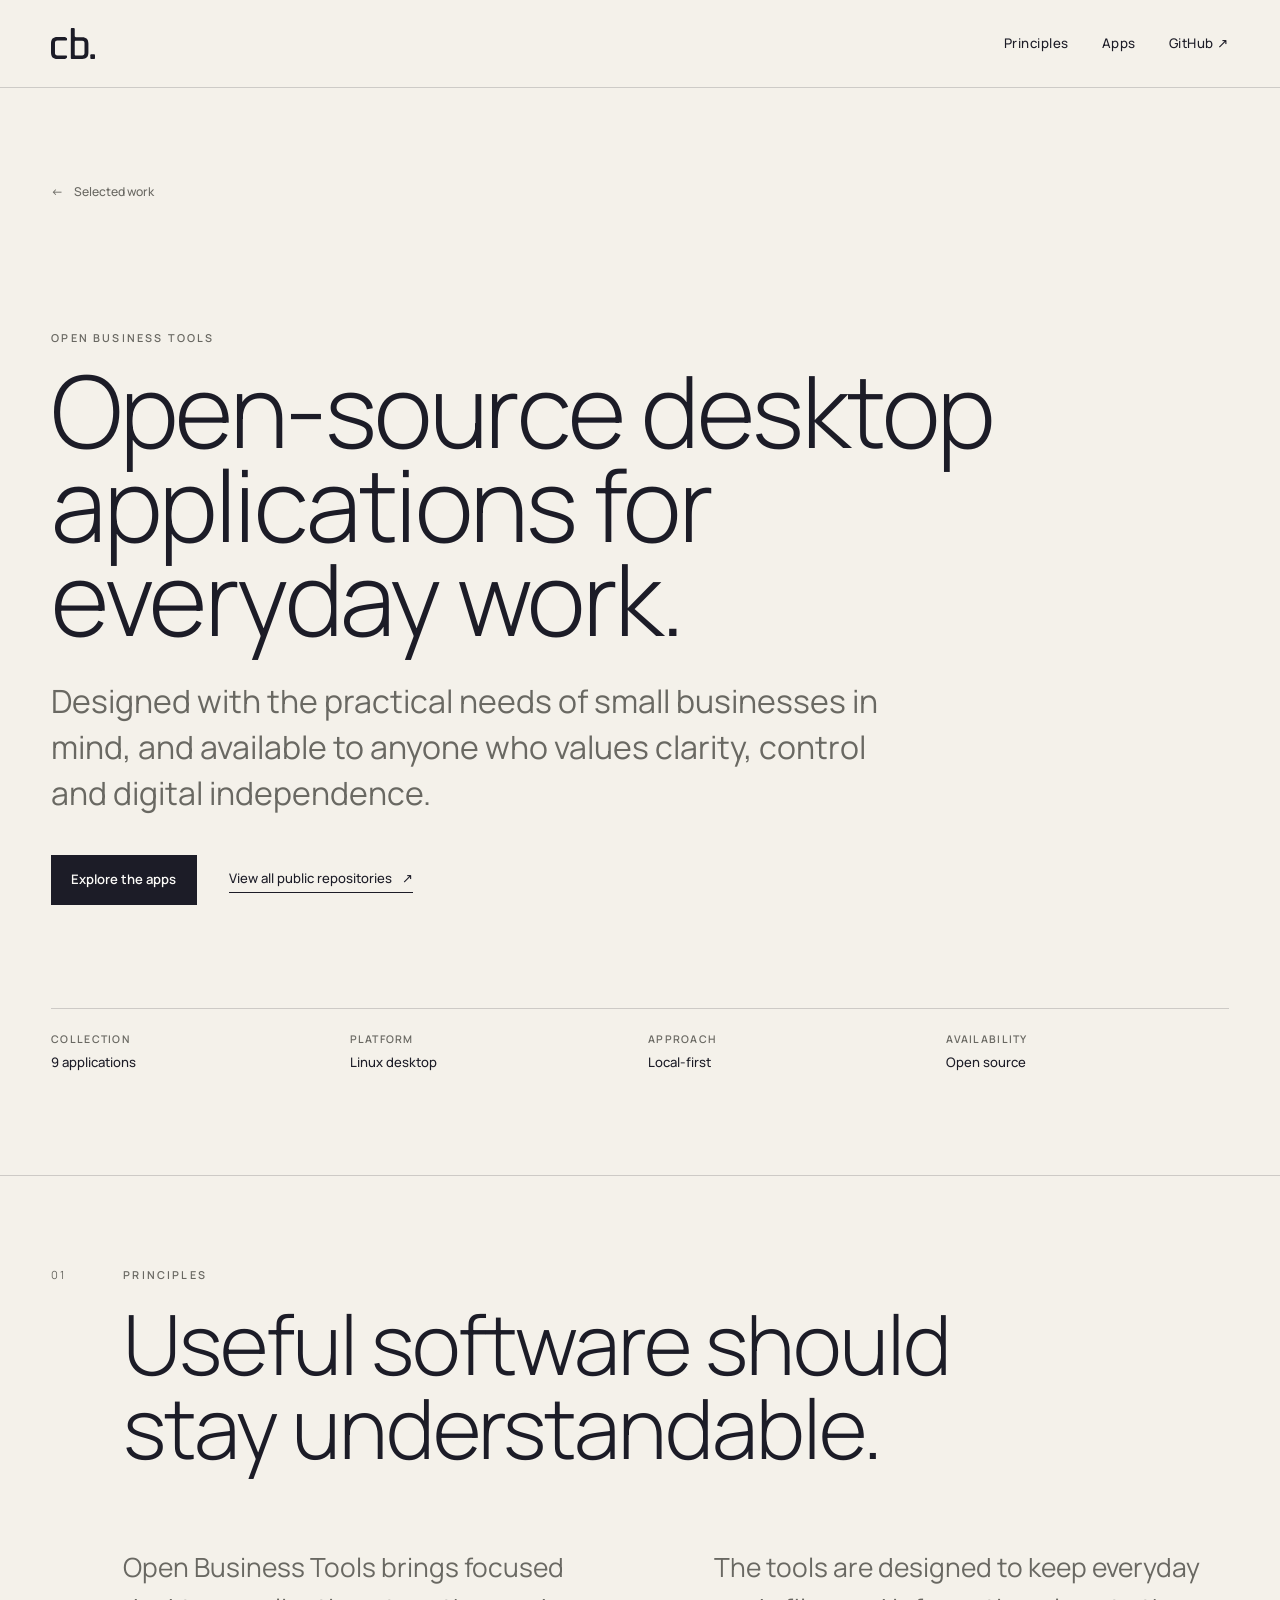
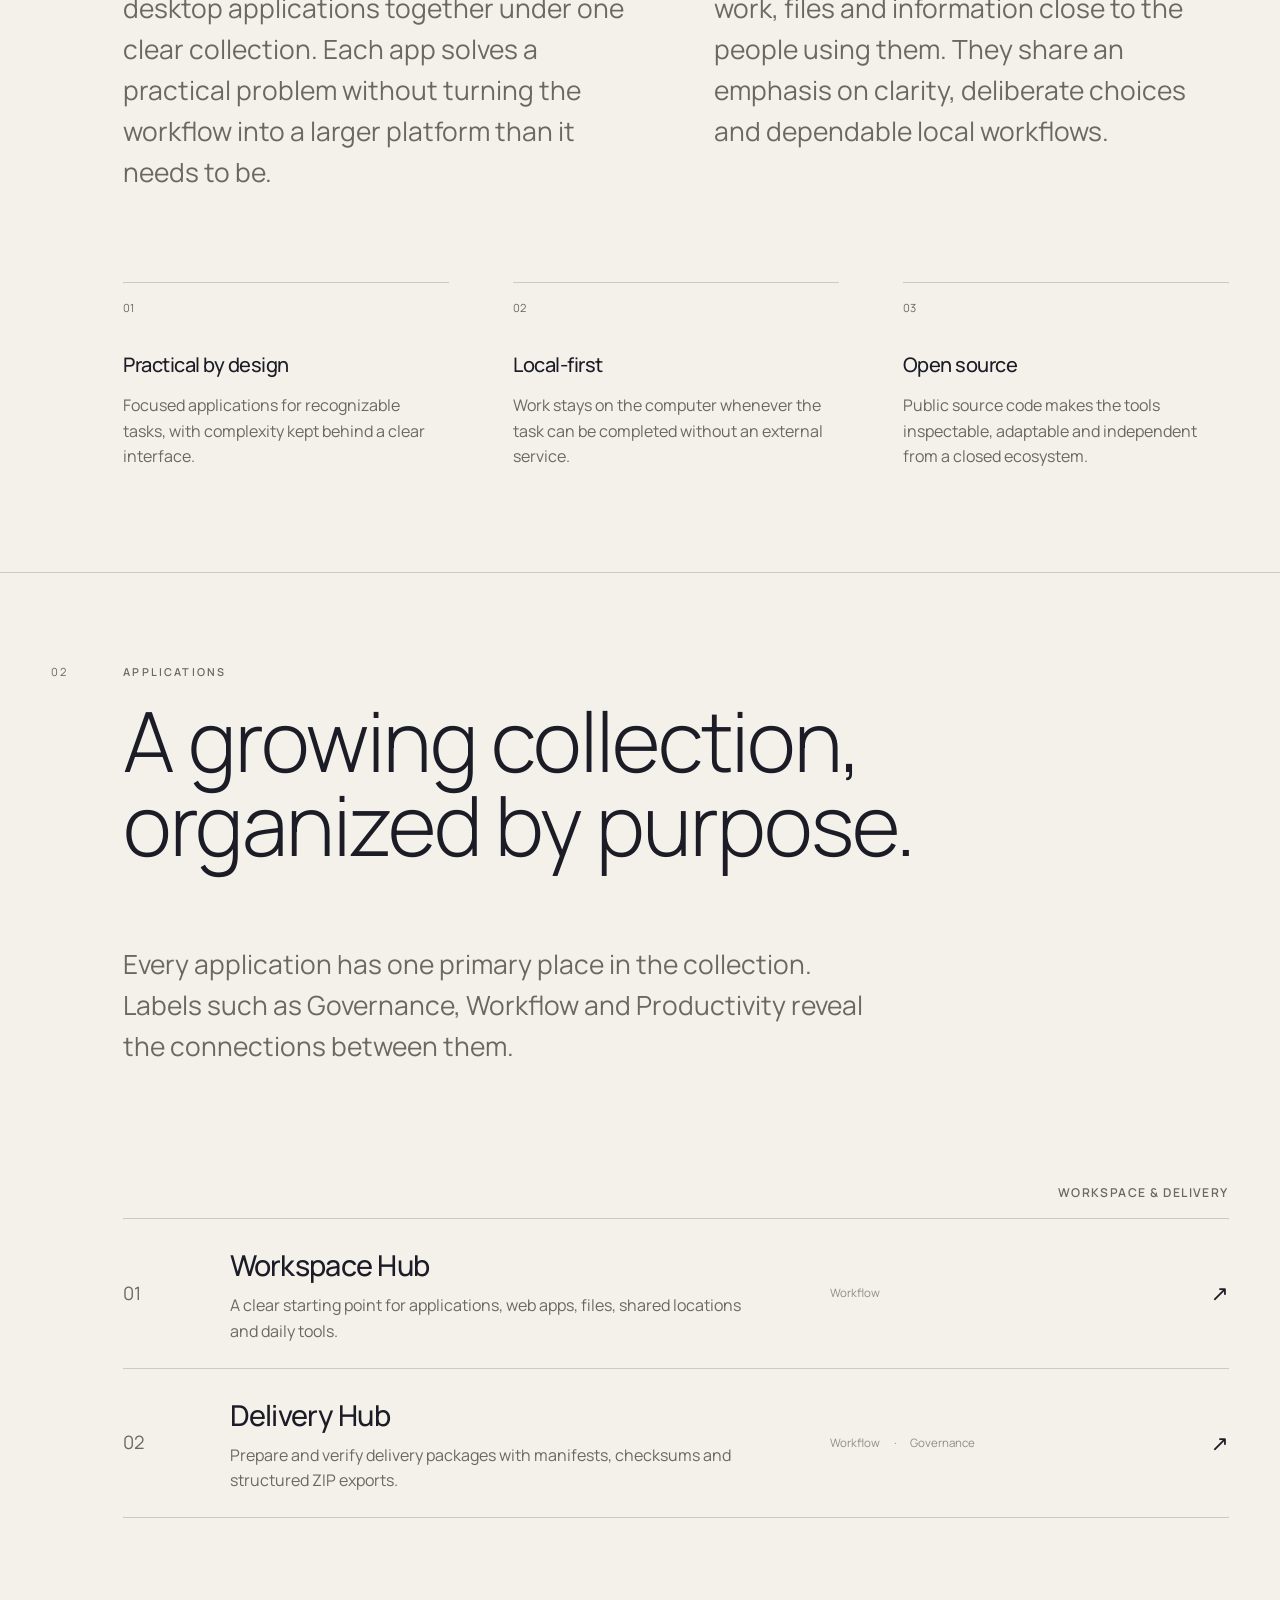
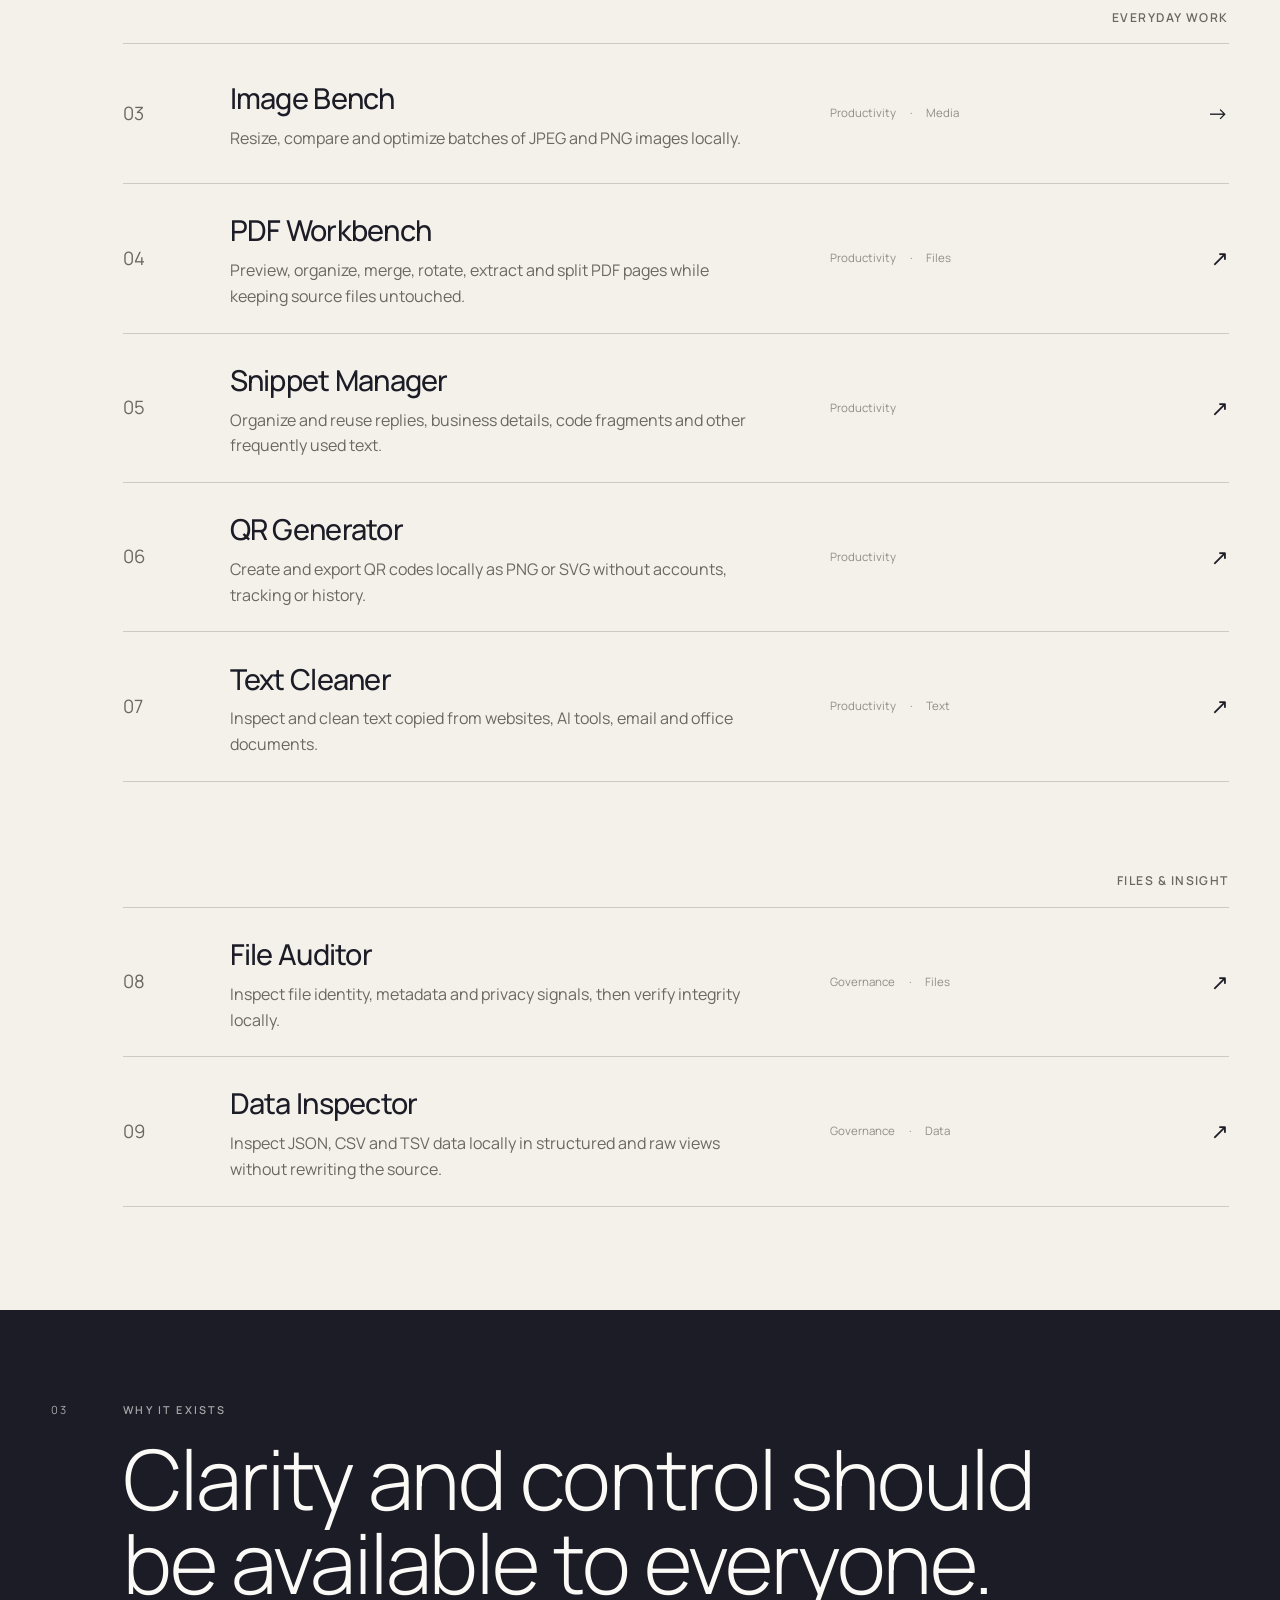
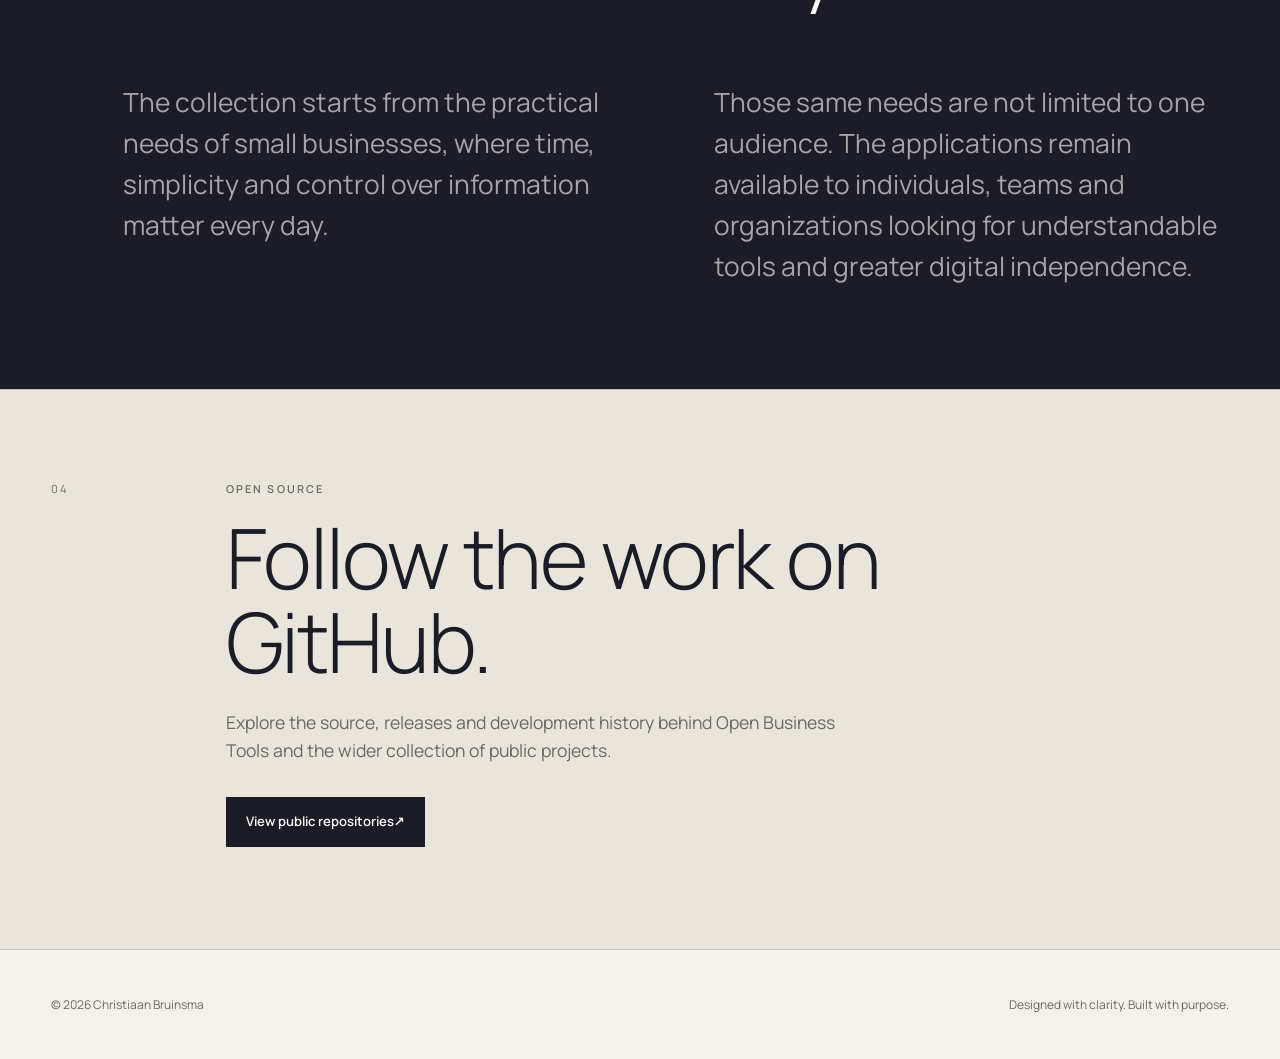
<file: open-business-tools/index.html>
<!DOCTYPE html><html lang="en"><head><meta charset="utf-8"><meta name="viewport" content="width=device-width, initial-scale=1"><meta name="description" content="Open Business Tools is a growing collection of practical, local-first and open-source desktop applications for everyday work."><meta name="theme-color" content="#f3f0e9"><title>Open Business Tools — Christiaan Bruinsma</title><link rel="icon" href="../assets/brand/cb-icon.svg" type="image/svg+xml"><link rel="preconnect" href="https://fonts.googleapis.com"><link rel="preconnect" href="https://fonts.gstatic.com" crossorigin><link href="https://fonts.googleapis.com/css2?family=Manrope:wght@300;400;500;600&amp;display=swap" rel="stylesheet"><script>document.documentElement.classList.add('js');</script><link rel="stylesheet" href="../assets/css/main.css"><link rel="stylesheet" href="../assets/css/project.css"><link rel="stylesheet" href="../assets/css/suite.css"><script src="../assets/js/main.js" defer></script></head><body><a class="skip-link" href="#main">Skip to content</a><header class="site-header project-header" aria-label="Primary navigation"><a class="brand-mark" href="../" aria-label="Christiaan Bruinsma, home"><picture><source srcset="../assets/brand/cb-icon-mark-diap.svg" media="(prefers-color-scheme: dark)"><img src="../assets/brand/cb-icon-mark.svg" alt="" width="44" height="31"></picture></a><nav class="site-nav" aria-label="Open Business Tools navigation"><a href="#principles">Principles</a><a href="#apps">Apps</a><a href="https://github.com/christiaanbruinsma">GitHub <span aria-hidden="true">↗</span></a></nav></header><main id="main"><section class="product-hero suite-hero reveal" aria-labelledby="suite-title"><a class="back-link" href="../#work"><span aria-hidden="true">←</span> Selected work</a><div class="product-hero-copy"><p class="eyebrow">Open Business Tools</p><h1 id="suite-title">Open-source desktop applications for everyday work.</h1><p class="product-intro">Designed with the practical needs of small businesses in mind, and available to anyone who values clarity, control and digital independence.</p><div class="product-actions"><a class="button button-primary" href="#apps">Explore the apps</a><a class="text-link" href="https://github.com/christiaanbruinsma">View all public repositories <span aria-hidden="true">↗</span></a></div></div><ul class="product-meta"><li><span>Collection</span>9 applications</li><li><span>Platform</span>Linux desktop</li><li><span>Approach</span>Local-first</li><li><span>Availability</span>Open source</li></ul></section><section class="editorial-section product-section reveal" id="principles" aria-labelledby="principles-title"><div class="section-index" aria-hidden="true">01</div><header class="product-section-heading"><p class="eyebrow">Principles</p><h2 id="principles-title">Useful software should stay understandable.</h2></header><div class="product-lead"><p>Open Business Tools brings focused desktop applications together under one clear collection. Each app solves a practical problem without turning the workflow into a larger platform than it needs to be.</p><p>The tools are designed to keep everyday work, files and information close to the people using them. They share an emphasis on clarity, deliberate choices and dependable local workflows.</p></div><div class="feature-list"><article><p class="principle-number">01</p><h3>Practical by design</h3><p>Focused applications for recognizable tasks, with complexity kept behind a clear interface.</p></article><article><p class="principle-number">02</p><h3>Local-first</h3><p>Work stays on the computer whenever the task can be completed without an external service.</p></article><article><p class="principle-number">03</p><h3>Open source</h3><p>Public source code makes the tools inspectable, adaptable and independent from a closed ecosystem.</p></article></div></section><section class="editorial-section product-section suite-directory reveal" id="apps" aria-labelledby="apps-title"><div class="section-index" aria-hidden="true">02</div><header class="product-section-heading"><p class="eyebrow">Applications</p><h2 id="apps-title">A growing collection, organized by purpose.</h2></header><p class="product-lead product-lead-single">Every application has one primary place in the collection. Labels such as Governance, Workflow and Productivity reveal the connections between them.</p><div class="suite-groups"><div class="suite-group"><h3 class="project-group-title">Workspace &amp; Delivery</h3><article class="project" id="workspace-hub"><p class="project-number">01</p><div class="project-copy"><h4><a href="https://github.com/christiaanbruinsma/workspace-hub">Workspace Hub</a></h4><p>A clear starting point for applications, web apps, files, shared locations and daily tools.</p></div><p class="project-tags"><span>Workflow</span></p><a class="project-arrow" href="https://github.com/christiaanbruinsma/workspace-hub" aria-label="View Workspace Hub on GitHub">↗</a></article><article class="project" id="delivery-hub"><p class="project-number">02</p><div class="project-copy"><h4><a href="https://github.com/christiaanbruinsma/delivery-hub">Delivery Hub</a></h4><p>Prepare and verify delivery packages with manifests, checksums and structured ZIP exports.</p></div><p class="project-tags"><span>Workflow</span><span>Governance</span></p><a class="project-arrow" href="https://github.com/christiaanbruinsma/delivery-hub" aria-label="View Delivery Hub on GitHub">↗</a></article></div><div class="suite-group"><h3 class="project-group-title">Everyday Work</h3><article class="project" id="image-bench"><p class="project-number">03</p><div class="project-copy"><h4><a href="../projects/image-bench/">Image Bench</a></h4><p>Resize, compare and optimize batches of JPEG and PNG images locally.</p></div><p class="project-tags"><span>Productivity</span><span>Media</span></p><a class="project-arrow" href="../projects/image-bench/" aria-label="View the Image Bench project page">→</a></article><article class="project" id="pdf-workbench"><p class="project-number">04</p><div class="project-copy"><h4><a href="https://github.com/christiaanbruinsma/pdf-workbench">PDF Workbench</a></h4><p>Preview, organize, merge, rotate, extract and split PDF pages while keeping source files untouched.</p></div><p class="project-tags"><span>Productivity</span><span>Files</span></p><a class="project-arrow" href="https://github.com/christiaanbruinsma/pdf-workbench" aria-label="View PDF Workbench on GitHub">↗</a></article><article class="project" id="snippet-manager"><p class="project-number">05</p><div class="project-copy"><h4><a href="https://github.com/christiaanbruinsma/snippet-manager">Snippet Manager</a></h4><p>Organize and reuse replies, business details, code fragments and other frequently used text.</p></div><p class="project-tags"><span>Productivity</span></p><a class="project-arrow" href="https://github.com/christiaanbruinsma/snippet-manager" aria-label="View Snippet Manager on GitHub">↗</a></article><article class="project" id="qr-generator"><p class="project-number">06</p><div class="project-copy"><h4><a href="https://github.com/christiaanbruinsma/qr-generator">QR Generator</a></h4><p>Create and export QR codes locally as PNG or SVG without accounts, tracking or history.</p></div><p class="project-tags"><span>Productivity</span></p><a class="project-arrow" href="https://github.com/christiaanbruinsma/qr-generator" aria-label="View QR Generator on GitHub">↗</a></article><article class="project" id="text-cleaner"><p class="project-number">07</p><div class="project-copy"><h4><a href="https://github.com/christiaanbruinsma/text-cleaner">Text Cleaner</a></h4><p>Inspect and clean text copied from websites, AI tools, email and office documents.</p></div><p class="project-tags"><span>Productivity</span><span>Text</span></p><a class="project-arrow" href="https://github.com/christiaanbruinsma/text-cleaner" aria-label="View Text Cleaner on GitHub">↗</a></article></div><div class="suite-group"><h3 class="project-group-title">Files &amp; Insight</h3><article class="project" id="file-auditor"><p class="project-number">08</p><div class="project-copy"><h4><a href="https://github.com/christiaanbruinsma/file-auditor">File Auditor</a></h4><p>Inspect file identity, metadata and privacy signals, then verify integrity locally.</p></div><p class="project-tags"><span>Governance</span><span>Files</span></p><a class="project-arrow" href="https://github.com/christiaanbruinsma/file-auditor" aria-label="View File Auditor on GitHub">↗</a></article><article class="project" id="data-inspector"><p class="project-number">09</p><div class="project-copy"><h4><a href="https://github.com/christiaanbruinsma/data-inspector">Data Inspector</a></h4><p>Inspect JSON, CSV and TSV data locally in structured and raw views without rewriting the source.</p></div><p class="project-tags"><span>Governance</span><span>Data</span></p><a class="project-arrow" href="https://github.com/christiaanbruinsma/data-inspector" aria-label="View Data Inspector on GitHub">↗</a></article></div></div></section><section class="editorial-section product-section product-section-dark suite-positioning reveal" aria-labelledby="positioning-title"><div class="section-index" aria-hidden="true">03</div><header class="product-section-heading"><p class="eyebrow">Why it exists</p><h2 id="positioning-title">Clarity and control should be available to everyone.</h2></header><div class="product-lead"><p>The collection starts from the practical needs of small businesses, where time, simplicity and control over information matter every day.</p><p>Those same needs are not limited to one audience. The applications remain available to individuals, teams and organizations looking for understandable tools and greater digital independence.</p></div></section><section class="editorial-section product-download suite-cta reveal" aria-labelledby="source-title"><div class="section-index" aria-hidden="true">04</div><div class="download-copy"><p class="eyebrow">Open source</p><h2 id="source-title">Follow the work on GitHub.</h2><p>Explore the source, releases and development history behind Open Business Tools and the wider collection of public projects.</p><a class="button button-primary" href="https://github.com/christiaanbruinsma">View public repositories <span aria-hidden="true">↗</span></a></div></section></main><footer class="site-footer reveal"><p>© <span id="year">2026</span> Christiaan Bruinsma</p><p>Designed with clarity. Built with purpose.</p></footer></body></html>
</file>
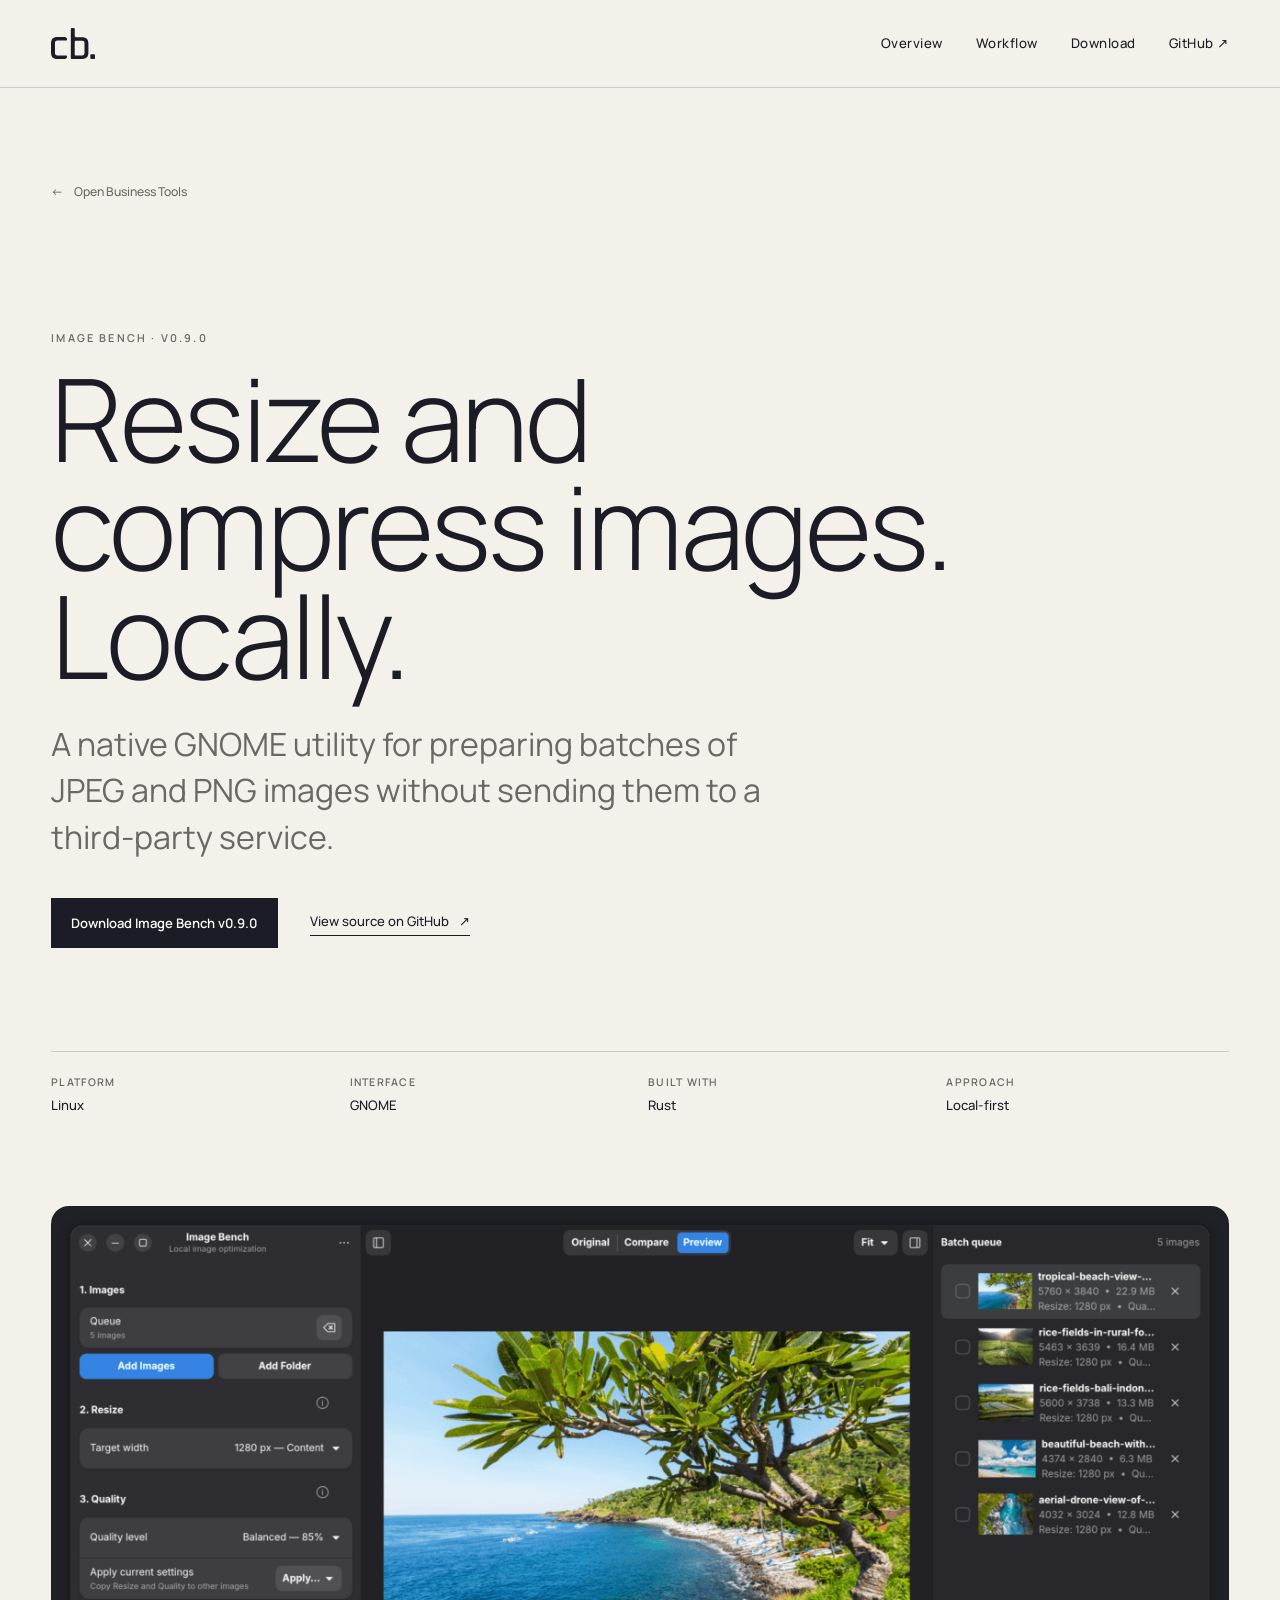
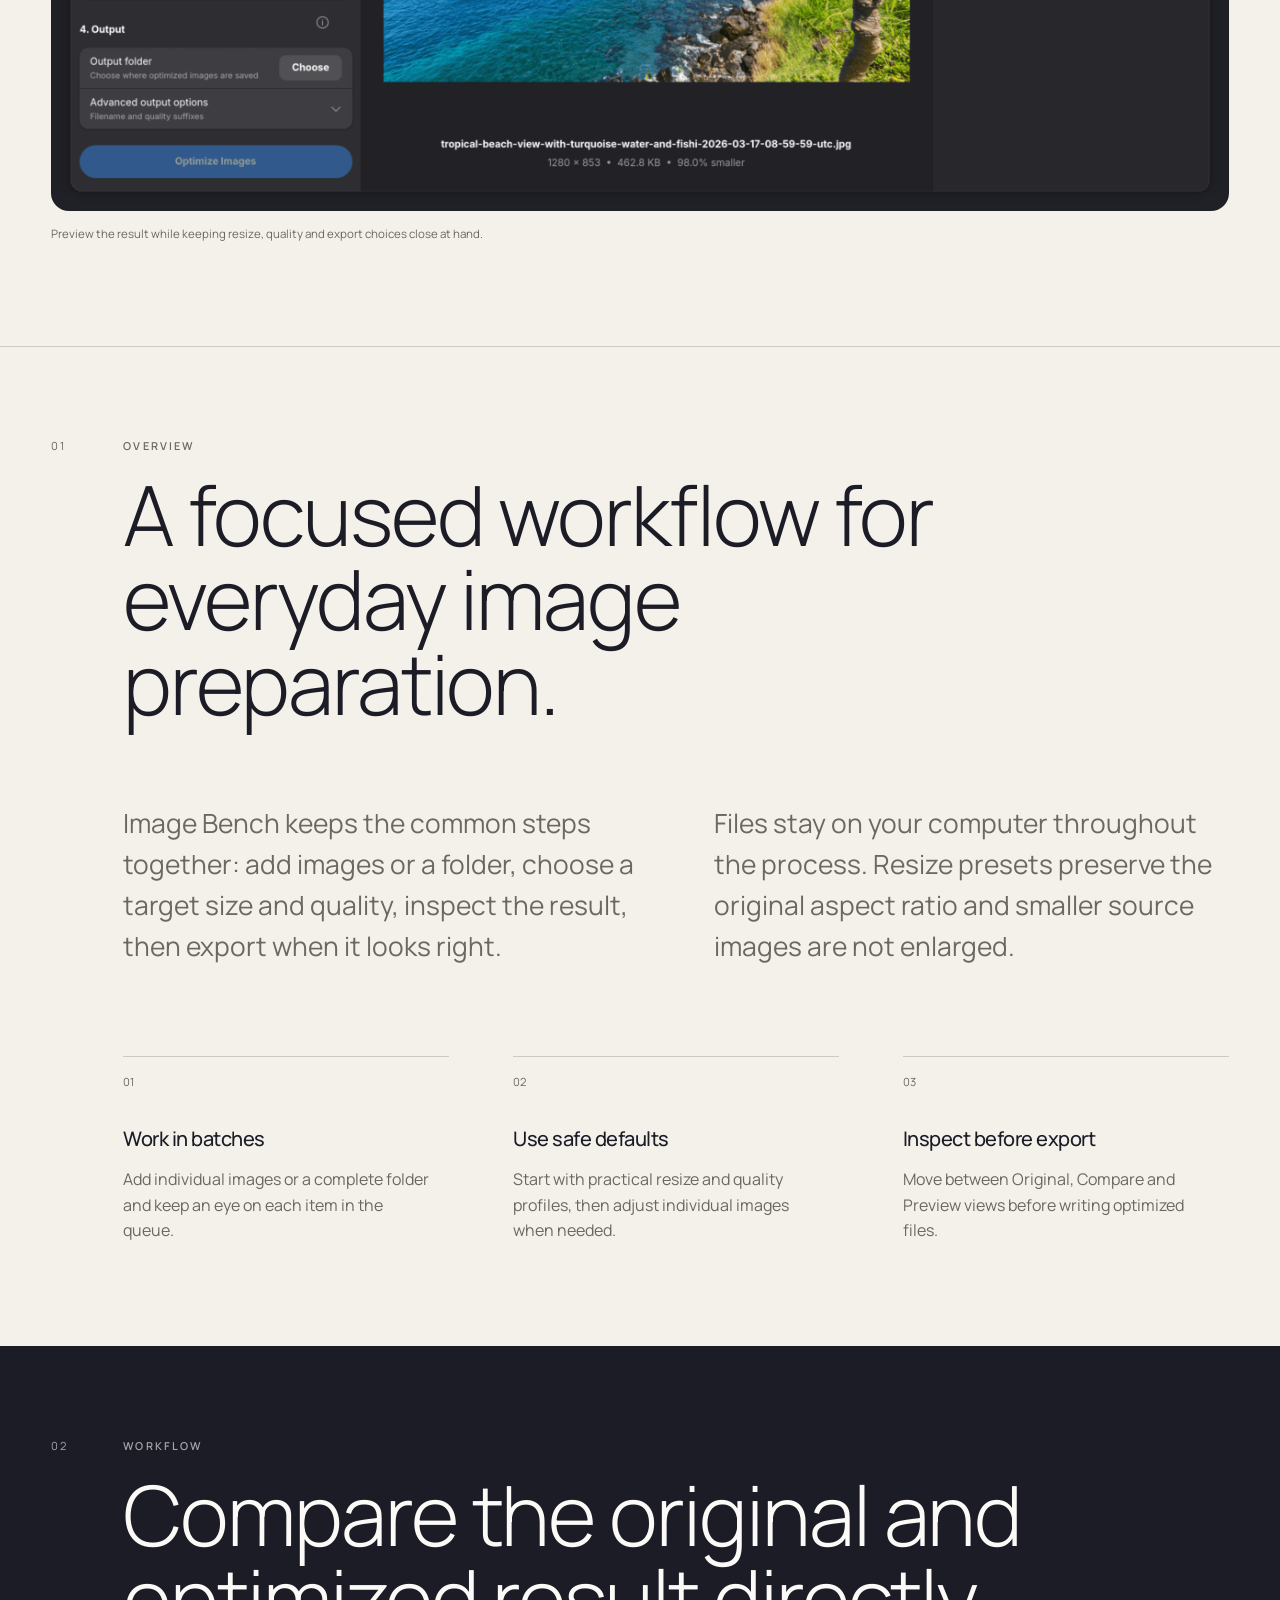
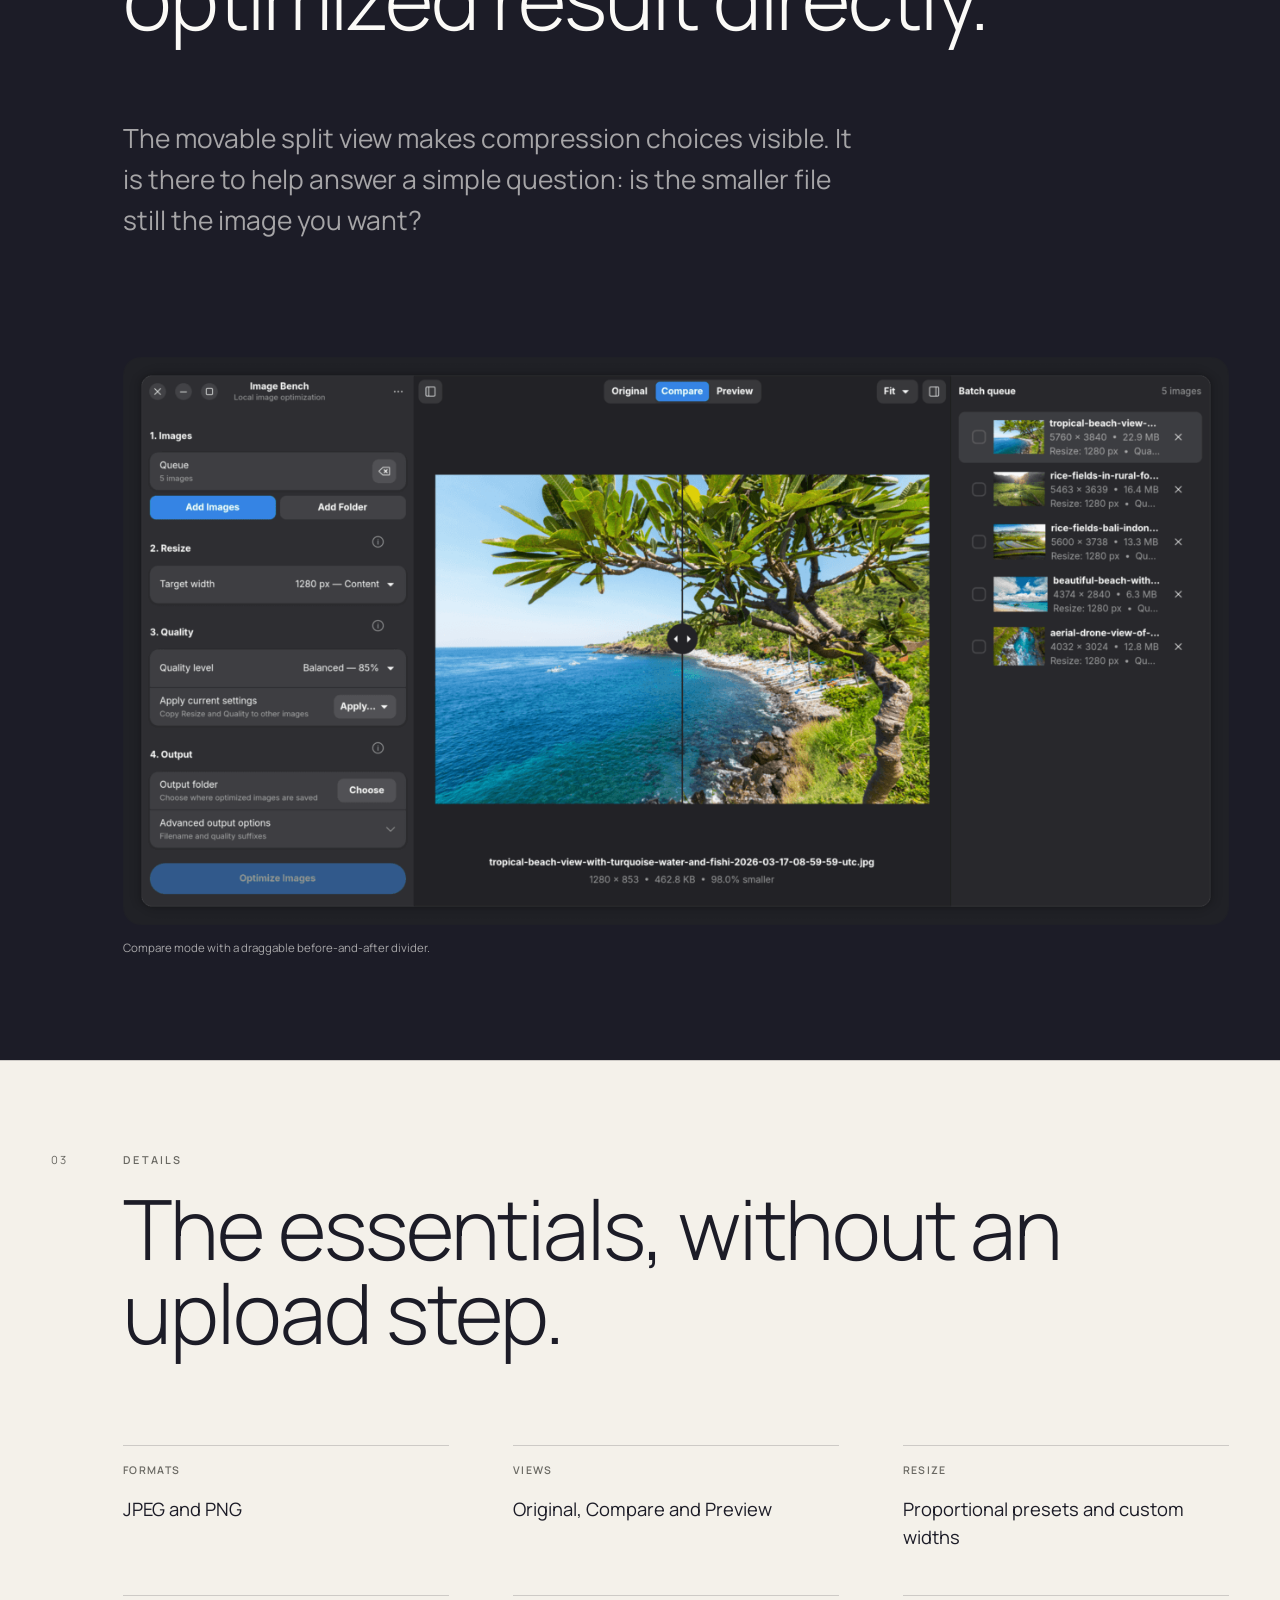
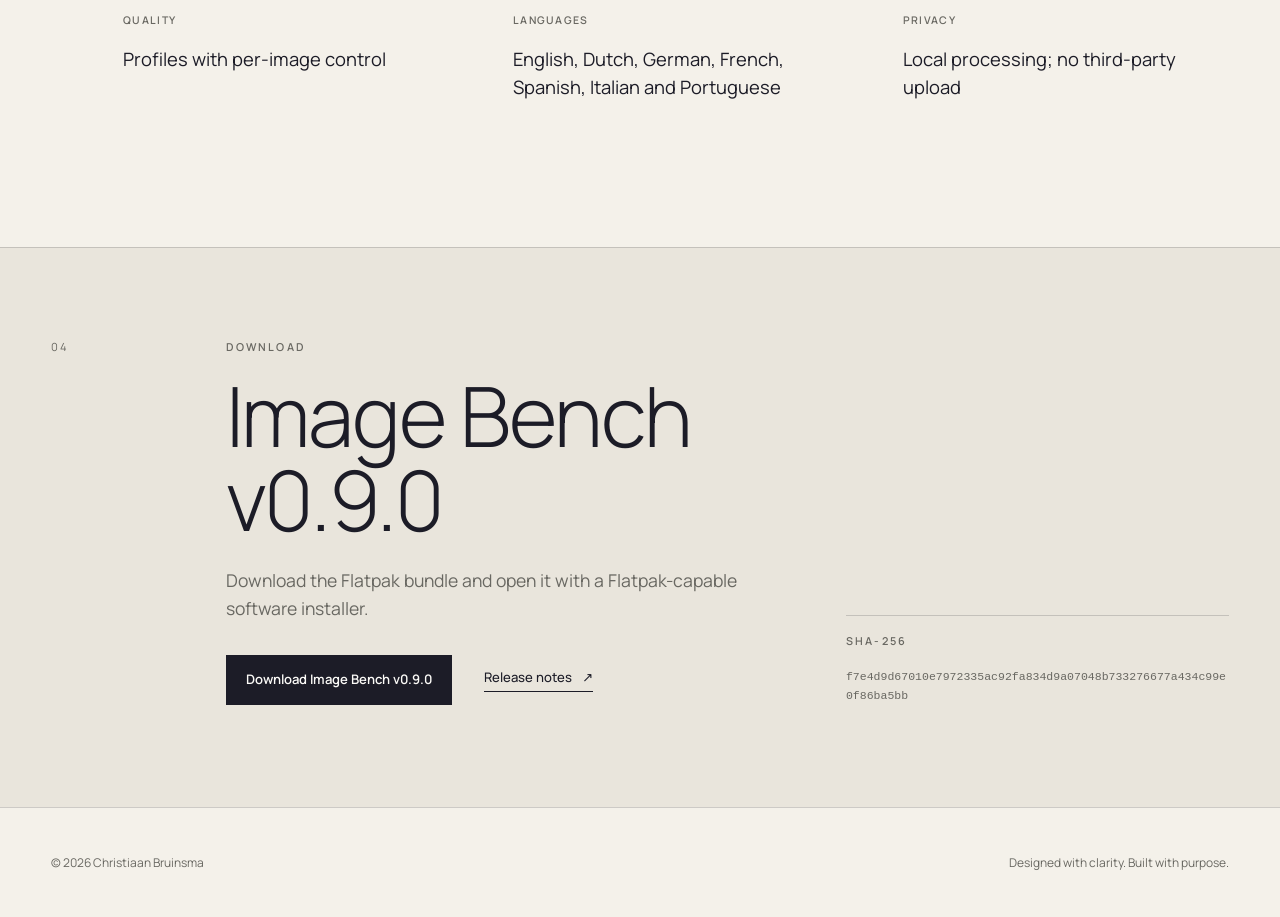
<file: projects/image-bench/index.html>
<!DOCTYPE html><html lang="en"><head><meta charset="utf-8"><meta name="viewport" content="width=device-width, initial-scale=1"><meta name="description" content="Image Bench is a local-first GNOME utility for resizing, comparing and optimizing batches of JPEG and PNG images."><meta name="theme-color" content="#f3f0e9"><title>Image Bench — Christiaan Bruinsma</title><link rel="icon" href="../../assets/brand/cb-icon.svg" type="image/svg+xml"><link rel="preconnect" href="https://fonts.googleapis.com"><link rel="preconnect" href="https://fonts.gstatic.com" crossorigin><link href="https://fonts.googleapis.com/css2?family=Manrope:wght@300;400;500;600&amp;display=swap" rel="stylesheet"><script>document.documentElement.classList.add('js');</script><link rel="stylesheet" href="../../assets/css/main.css"><link rel="stylesheet" href="../../assets/css/project.css"><script src="../../assets/js/main.js" defer></script></head><body><a class="skip-link" href="#main">Skip to content</a><header class="site-header project-header" aria-label="Primary navigation"><a class="brand-mark" href="../../" aria-label="Christiaan Bruinsma, home"><picture><source srcset="../../assets/brand/cb-icon-mark-diap.svg" media="(prefers-color-scheme: dark)"><img src="../../assets/brand/cb-icon-mark.svg" alt="" width="44" height="31"></picture></a><nav class="site-nav" aria-label="Image Bench navigation"><a href="#overview">Overview</a><a href="#workflow">Workflow</a><a href="#download">Download</a><a href="https://github.com/christiaanbruinsma/image-bench">GitHub <span aria-hidden="true">↗</span></a></nav></header><main id="main"><section class="product-hero reveal" aria-labelledby="product-title"><a class="back-link" href="../../open-business-tools/"><span aria-hidden="true">←</span> Open Business Tools</a><div class="product-hero-copy"><p class="eyebrow">Image Bench · v0.9.0</p><h1 id="product-title">Resize and compress images. Locally.</h1><p class="product-intro">A native GNOME utility for preparing batches of JPEG and PNG images without sending them to a third-party service.</p><div class="product-actions"><a class="button button-primary" href="https://github.com/christiaanbruinsma/image-bench/releases/download/v0.9.0/Image-Bench-v0.9.0.flatpak">Download Image Bench v0.9.0</a><a class="text-link" href="https://github.com/christiaanbruinsma/image-bench">View source on GitHub <span aria-hidden="true">↗</span></a></div></div><ul class="product-meta"><li><span>Platform</span>Linux</li><li><span>Interface</span>GNOME</li><li><span>Built with</span>Rust</li><li><span>Approach</span>Local-first</li></ul><figure class="product-visual product-visual-hero"><img
          src="../../assets/images/image-bench/image-bench-preview.png"
          alt="Image Bench showing an optimized image in Preview mode with resize and quality settings on the left and the batch queue on the right"
          width="2048"
          height="1193"
        ><figcaption>Preview the result while keeping resize, quality and export choices close at hand.</figcaption></figure></section><section class="editorial-section product-section reveal" id="overview" aria-labelledby="overview-title"><div class="section-index" aria-hidden="true">01</div><header class="product-section-heading"><p class="eyebrow">Overview</p><h2 id="overview-title">A focused workflow for everyday image preparation.</h2></header><div class="product-lead"><p>Image Bench keeps the common steps together: add images or a folder, choose a target size and quality, inspect the result, then export when it looks right.</p><p>Files stay on your computer throughout the process. Resize presets preserve the original aspect ratio and smaller source images are not enlarged.</p></div><div class="feature-list"><article><p class="principle-number">01</p><h3>Work in batches</h3><p>Add individual images or a complete folder and keep an eye on each item in the queue.</p></article><article><p class="principle-number">02</p><h3>Use safe defaults</h3><p>Start with practical resize and quality profiles, then adjust individual images when needed.</p></article><article><p class="principle-number">03</p><h3>Inspect before export</h3><p>Move between Original, Compare and Preview views before writing optimized files.</p></article></div></section><section class="editorial-section product-section product-section-dark reveal" id="workflow" aria-labelledby="workflow-title"><div class="section-index" aria-hidden="true">02</div><header class="product-section-heading"><p class="eyebrow">Workflow</p><h2 id="workflow-title">Compare the original and optimized result directly.</h2></header><p class="product-lead product-lead-single">The movable split view makes compression choices visible. It is there to help answer a simple question: is the smaller file still the image you want?</p><figure class="product-visual product-visual-wide"><img
          src="../../assets/images/image-bench/image-bench-compare.png"
          alt="Image Bench in Compare mode with a draggable divider between the original and optimized versions and five images in the batch queue"
          width="2048"
          height="1145"
          loading="lazy"
        ><figcaption>Compare mode with a draggable before-and-after divider.</figcaption></figure></section><section class="editorial-section product-section reveal" aria-labelledby="details-title"><div class="section-index" aria-hidden="true">03</div><header class="product-section-heading"><p class="eyebrow">Details</p><h2 id="details-title">The essentials, without an upload step.</h2></header><dl class="detail-grid"><div><dt>Formats</dt><dd>JPEG and PNG</dd></div><div><dt>Views</dt><dd>Original, Compare and Preview</dd></div><div><dt>Resize</dt><dd>Proportional presets and custom widths</dd></div><div><dt>Quality</dt><dd>Profiles with per-image control</dd></div><div><dt>Languages</dt><dd>English, Dutch, German, French, Spanish, Italian and Portuguese</dd></div><div><dt>Privacy</dt><dd>Local processing; no third-party upload</dd></div></dl></section><section class="editorial-section product-download reveal" id="download" aria-labelledby="download-title"><div class="section-index" aria-hidden="true">04</div><div class="download-copy"><p class="eyebrow">Download</p><h2 id="download-title">Image Bench v0.9.0</h2><p>Download the Flatpak bundle and open it with a Flatpak-capable software installer.</p><div class="product-actions"><a class="button button-primary" href="https://github.com/christiaanbruinsma/image-bench/releases/download/v0.9.0/Image-Bench-v0.9.0.flatpak">Download Image Bench v0.9.0</a><a class="text-link" href="https://github.com/christiaanbruinsma/image-bench/releases/tag/v0.9.0">Release notes <span aria-hidden="true">↗</span></a></div></div><div class="download-verification"><p class="eyebrow">SHA-256</p><code>f7e4d9d67010e7972335ac92fa834d9a07048b733276677a434c99e0f86ba5bb</code></div></section></main><footer class="site-footer reveal"><p>© <span id="year">2026</span> Christiaan Bruinsma</p><p>Designed with clarity. Built with purpose.</p></footer></body></html>
</file>
<file: assets/css/main.css>
:root {
  color-scheme: light dark;
  --paper: #f4f1ea;
  --paper-light: #fbfaf7;
  --ink: #1c1c27;
  --muted: #696862;
  --line: rgba(28, 28, 39, 0.18);
  --panel: #e9e5dc;
  --accent: #23384d;
  --content: 1180px;
  --gutter: clamp(1.25rem, 4vw, 4.5rem);
  --display: "Manrope", ui-sans-serif, system-ui, -apple-system, BlinkMacSystemFont, "Segoe UI", sans-serif;
  --body: "Manrope", ui-sans-serif, system-ui, -apple-system, BlinkMacSystemFont, "Segoe UI", sans-serif;
}

* { box-sizing: border-box; }
html { scroll-behavior: smooth; }
body {
  margin: 0;
  background: var(--paper);
  color: var(--ink);
  font-family: var(--body);
  font-size: 1rem;
  font-weight: 400;
  line-height: 1.6;
  text-rendering: optimizeLegibility;
}

a {
  color: inherit;
  opacity: 1;
  transition: all .3s ease-in-out;
}
a:hover,
a:focus-visible {
  opacity: 0.8;
}
a:focus-visible { outline: 2px solid currentColor; outline-offset: 5px; }

/* Calm section reveals: content stays fully visible without JavaScript. */
.js .reveal {
  opacity: 0;
  transform: translateY(1.25rem);
  transition:
    opacity 0.9s cubic-bezier(.22, 1, .36, 1),
    transform 0.9s cubic-bezier(.22, 1, .36, 1);
  will-change: opacity, transform;
}

.js .reveal.is-visible {
  opacity: 1;
  transform: translateY(0);
}
img { display: block; max-width: 100%; }

.skip-link {
  position: fixed;
  left: 1rem;
  top: 1rem;
  z-index: 20;
  padding: .65rem .9rem;
  background: var(--ink);
  color: var(--paper-light);
  transform: translateY(-180%);
}
.skip-link:focus { transform: translateY(0); }

.site-header,
.site-footer,
.editorial-section {
  width: min(100%, calc(var(--content) + (2 * var(--gutter))));
  margin-inline: auto;
  padding-inline: var(--gutter);
}

.site-header {
  min-height: 88px;
  display: flex;
  align-items: center;
  justify-content: space-between;
  border-bottom: 1px solid var(--line);
}

.brand-mark { display: inline-flex; align-items: center; }
.brand-mark picture { display: block; line-height: 0; }
.brand-mark img { width: 44px; height: auto; }
.site-nav { display: flex; align-items: center; gap: clamp(1rem, 2.6vw, 2.4rem); }
.site-nav a {
  text-decoration: none;
  font-size: .83rem;
  font-weight: 500;
  letter-spacing: .035em;
}
.site-nav a:hover { text-decoration: underline; text-underline-offset: .35em; }

.hero {
  min-height: min(760px, calc(100vh - 88px));
  padding: clamp(5rem, 12vw, 9rem) var(--gutter) clamp(6rem, 12vw, 9rem);
  display: flex;
  flex-direction: column;
  align-items: center;
  justify-content: center;
  text-align: center;
  width: min(100%, calc(var(--content) + (2 * var(--gutter))));
  margin-inline: auto;
}

.hero-avatar {
  width: clamp(112px, 12vw, 150px);
  aspect-ratio: 1;
  border: 1px solid var(--line);
  border-radius: 50%;
  overflow: hidden;
  margin-bottom: 2.5rem;
  background: var(--panel);
}
.hero-avatar img {
  display: block;
  width: 100%;
  height: 100%;
  object-fit: cover;
  object-position: 50% 42%;
}

.eyebrow {
  margin: 0 0 1.1rem;
  text-transform: uppercase;
  letter-spacing: .2em;
  font-size: .68rem;
  font-weight: 600;
  color: var(--muted);
}

h1, h2, h3, h4, p { margin-top: 0; }
h1, h2, h3, h4 { font-family: var(--display); font-weight: 400; letter-spacing: -.025em; }
.visually-hidden {
  position: absolute;
  width: 1px;
  height: 1px;
  padding: 0;
  margin: -1px;
  overflow: hidden;
  clip: rect(0, 0, 0, 0);
  white-space: nowrap;
  border: 0;
}
.hero-wordmark {
  width: min(380px, 68vw);
  margin: 0 0 0.85rem;
  line-height: 0;
}
.hero-wordmark picture,
.hero-wordmark img {
  display: block;
  width: 100%;
  height: auto;
}
.hero-role {
  margin: 0 0 2.25rem;
  font-size: 0.82rem;
  font-weight: 500;
  line-height: 1.4;
  letter-spacing: 0.05em;
  text-transform: uppercase;
  color: var(--muted);
}

.hero-intro {
  max-width: 680px;
  margin-bottom: 2.2rem;
  font-family: var(--display);
  font-size: 2rem;
  font-weight: 400;
  line-height: 1.42;
  letter-spacing: -.018em;
}
.text-link {
  display: inline-flex;
  gap: .65rem;
  align-items: center;
  text-decoration: none;
  font-size: .82rem;
  font-weight: 500;
  border-bottom: 1px solid currentColor;
  padding-bottom: .2rem;
}
.text-link:hover { opacity: .62; }

.editorial-section {
  position: relative;
  display: grid;
  grid-template-columns: 72px minmax(0, 1fr);
  border-top: 1px solid var(--line);
  padding-top: clamp(3.75rem, 7vw, 6.5rem);
  padding-bottom: clamp(4rem, 8vw, 7rem);
}
.approach { background: var(--panel); }
.section-index { color: var(--muted); font-size: .7rem; letter-spacing: .12em; }
.section-heading h2,
.profile h2,
.contact h2 {
  margin-bottom: 0;
  font-size: 4.8rem;
  font-weight: 300;
  line-height: 1.02;
  max-width: 850px;
}

.approach .section-heading {
  display: grid;
  grid-template-columns: minmax(180px, .55fr) minmax(0, 2.25fr);
  gap: clamp(3rem, 8vw, 8rem);
  align-items: start;
}
.approach .section-heading h2 {
  max-width: none;
  white-space: nowrap;
}
.principles {
  grid-column: 2;
  display: grid;
  grid-template-columns: repeat(3, 1fr);
  gap: clamp(2rem, 5vw, 5rem);
  margin-top: clamp(4rem, 7vw, 7rem);
}
.principles article { border-top: 1px solid var(--line); padding-top: 1rem; }
.principle-number { font-size: .7rem; color: var(--muted); margin-bottom: 2rem; }
.principles h3 { font-size: 1.25rem; font-weight: 500; margin-bottom: .75rem; }
.principles p:last-child { color: var(--muted); margin-bottom: 0; max-width: 28ch; }

.work-heading {
  display: flex;
  justify-content: space-between;
  gap: 3rem;
  align-items: end;
  margin-bottom: clamp(3.5rem, 7vw, 6rem);
}
.work-heading h2 { max-width: 780px; }
.project-list { grid-column: 2; }
.project-group + .project-group { margin-top: clamp(3rem, 6vw, 5rem); }
.project-group-title {
  margin: 0;
  padding: 0 0 1rem;
  border-bottom: 1px solid var(--line);
  text-align: right;
  color: var(--muted);
  font-family: var(--body);
  font-size: .76rem;
  font-weight: 600;
  letter-spacing: .12em;
  text-transform: uppercase;
}
.project-group-title a {
  display: inline-flex;
  align-items: center;
  gap: .65rem;
  text-decoration: none;
}
.project-group-title a:hover,
.project-group-title a:focus-visible {
  text-decoration: underline;
  text-underline-offset: .35em;
}
.project {
  display: grid;
  grid-template-columns: 68px minmax(260px, 1.55fr) minmax(220px, .9fr) 34px;
  gap: clamp(1rem, 3vw, 3rem);
  align-items: center;
  min-height: 140px;
  padding-block: 1.45rem;
  border-bottom: 1px solid var(--line);
}
.project-number { color: var(--muted); margin: 0; font-family: var(--display); font-size: 1.15rem; }
.project-copy h4 { margin-bottom: .3rem; font-size: 1.8rem; font-weight: 500; }
.project-copy h4 a { text-decoration: none; }
.project-copy h4 a:hover { text-decoration: underline; text-underline-offset: .2em; }
.project-copy p { margin: 0; color: var(--muted); max-width: 52ch; }
.project-tags { margin: 0; display: flex; flex-wrap: wrap; gap: .35rem .85rem; color: var(--muted); opacity: .72; font-size: .72rem; }
.project-tags span:not(:last-child)::after { content: "·"; margin-left: .85rem; color: var(--muted); }
.project-arrow { justify-self: end; text-decoration: none; font-size: 1.35rem; }
.projects-status { grid-column: 2; margin: 1rem 0 0; color: var(--muted); font-size: .72rem; }
.projects-status a { text-underline-offset: .2em; }

.profile {
  background: var(--ink);
  color: var(--paper-light);
  grid-template-columns: 72px minmax(250px, .85fr) minmax(0, 1fr);
  gap: 0 clamp(2.5rem, 8vw, 8rem);
}
.profile .section-index, .profile .eyebrow { color: rgba(251,250,247,.58); }
.profile-statement { grid-column: 2; }
.profile-copy { grid-column: 3; font-family: var(--display); font-size: 1.8rem; font-weight: 400; line-height: 1.45; }
.profile-copy p:last-child { margin-bottom: 0; color: rgba(251,250,247,.68); }

.contact { grid-template-columns: 72px minmax(0, 1.25fr) minmax(240px, .75fr); gap: 0 clamp(2.5rem, 8vw, 8rem); }
.contact > div:nth-child(2) { grid-column: 2; }
.contact-links { grid-column: 3; align-self: end; display: grid; gap: .8rem; }
.contact-note { margin: 0 0 .35rem; color: var(--muted); }
.contact-links a { text-decoration: none; border-bottom: 1px solid var(--line); padding-bottom: .5rem; display: flex; justify-content: space-between; gap: 2rem; }
.contact-links a:hover { opacity: .8; }

.site-footer {
  min-height: 110px;
  border-top: 1px solid var(--line);
  display: flex;
  align-items: center;
  justify-content: space-between;
  gap: 2rem;
  color: var(--muted);
  font-size: .75rem;
}
.site-footer p { margin: 0; }


@media (max-width: 1100px) {
  .section-heading h2,
  .profile h2,
  .contact h2 { font-size: 3.8rem; }
  .hero-intro { font-size: 1.65rem; }
  .project-copy h4 { font-size: 1.6rem; }
  .profile-copy { font-size: 1.55rem; }
}

@media (max-width: 820px) {
  .site-header { min-height: 76px; }
  .site-nav a:nth-child(-n+2) { display: none; }
  .hero { min-height: auto; }
  .editorial-section { grid-template-columns: 1fr; }
  .section-index { margin-bottom: 2rem; }
  .approach .section-heading { grid-template-columns: 1fr; gap: 2rem; }
  .approach .section-heading h2 { white-space: normal; }
  .principles, .project-list, .projects-status { grid-column: 1; }
  .principles { grid-template-columns: 1fr; }
  .principles p:last-child { max-width: none; }
  .work-heading { display: grid; align-items: start; }
  .project { grid-template-columns: 42px 1fr 28px; align-items: start; }
  .project-copy { grid-column: 2; }
  .project-tags { grid-column: 2; }
  .project-arrow { grid-column: 3; grid-row: 1 / span 2; }
  .profile, .contact { grid-template-columns: 1fr; gap: 2.5rem; }
  .profile-statement, .profile-copy, .contact > div:nth-child(2), .contact-links { grid-column: 1; }
  .site-footer { align-items: flex-start; flex-direction: column; justify-content: center; }
}

@media (max-width: 520px) {
  .site-nav { gap: 1rem; }
  .site-nav a { font-size: .76rem; }
  .hero-avatar { margin-bottom: 2rem; }
  .hero-intro { font-size: 1.22rem; }
  .section-heading h2,
  .profile h2,
  .contact h2 { font-size: 2.75rem; }
  .project-copy h4 { font-size: 1.45rem; }
  .profile-copy { font-size: 1.3rem; }
  .project { grid-template-columns: 34px minmax(0, 1fr) 24px; }
  .project-tags span:not(:last-child)::after { margin-left: .45rem; }
  .project-tags { gap: .25rem .45rem; }
}

@media (prefers-reduced-motion: reduce) {
  html { scroll-behavior: auto; }
  .js .reveal {
    opacity: 1;
    transform: none;
    transition: none;
  }
}

@media (prefers-color-scheme: dark) {
  :root {
    --paper: #15151b;
    --paper-light: #1b1b22;
    --ink: #f4f1ea;
    --muted: #aaa8a0;
    --line: rgba(244, 241, 234, .16);
    --panel: #202027;
    --accent: #c9d3dd;
  }
  .profile { background: #ece8df; color: #1c1c27; }
  .profile .section-index, .profile .eyebrow { color: rgba(28,28,39,.55); }
  .profile-copy p:last-child { color: rgba(28,28,39,.68); }
}
</file>
<file: assets/css/project.css>
.project-featured{position:relative;}.project-featured::before{content:"";position:absolute;inset:0 calc(-1 * min(1.25rem,var(--gutter)));z-index:-1;background:color-mix(in srgb,var(--panel) 68%,transparent);}.project-header{position:relative;z-index:5;background:var(--paper);}.product-hero{width:min(100%,calc(var(--content) + (2 * var(--gutter))));margin-inline:auto;padding:clamp(3rem,7vw,6rem) var(--gutter) clamp(4rem,8vw,7rem);}.back-link{display:inline-flex;gap:.65rem;align-items:center;margin-bottom:clamp(4rem,10vw,8rem);color:var(--muted);font-size:.76rem;font-weight:500;text-decoration:none;}.back-link:hover{color:var(--ink);}.product-hero-copy{max-width:980px;}.product-hero h1{max-width:950px;margin-bottom:2rem;font-size:clamp(4rem,9vw,8.5rem);font-weight:300;line-height:.94;}.product-intro{max-width:760px;margin-bottom:2.4rem;color:var(--muted);font-family:var(--display);font-size:clamp(1.25rem,2.5vw,2rem);line-height:1.45;}.product-actions{display:flex;flex-wrap:wrap;gap:1.25rem 2rem;align-items:center;}.button{display:inline-flex;min-height:50px;align-items:center;justify-content:center;padding:.8rem 1.2rem;border:1px solid var(--ink);font-size:.82rem;font-weight:600;line-height:1.2;text-decoration:none;}.button-primary{background:var(--ink);color:var(--paper-light);}.button-primary:hover,.button-primary:focus-visible{background:transparent;color:var(--ink);opacity:1;}.product-meta{display:grid;grid-template-columns:repeat(4,1fr);gap:1rem;margin:clamp(4rem,8vw,7rem) 0 0;padding:1.4rem 0 0;border-top:1px solid var(--line);list-style:none;}.product-meta li{font-size:.82rem;font-weight:500;}.product-meta span{display:block;margin-bottom:.25rem;color:var(--muted);font-size:.66rem;font-weight:600;letter-spacing:.12em;text-transform:uppercase;}.product-visual{margin:0;}.product-visual-hero{margin-top:clamp(3rem,7vw,6rem);}.product-visual img{width:100%;height:auto;border:1px solid var(--line);border-radius:18px;background:#202126;}.product-visual figcaption{margin-top:.85rem;color:var(--muted);font-size:.72rem;}.product-section-heading,.product-lead,.feature-list,.product-visual-wide,.detail-grid{grid-column:2;}.product-section-heading h2,.product-download h2{max-width:980px;margin-bottom:0;font-size:clamp(3rem,6.5vw,6.4rem);font-weight:300;line-height:1.02;}.product-lead{display:grid;grid-template-columns:repeat(2,minmax(0,1fr));gap:clamp(2rem,6vw,6rem);margin-top:clamp(3rem,6vw,5rem);color:var(--muted);font-family:var(--display);font-size:clamp(1.2rem,2.2vw,1.65rem);line-height:1.55;}.product-lead p{margin:0;}.product-lead-single{display:block;max-width:740px;}.feature-list{display:grid;grid-template-columns:repeat(3,minmax(0,1fr));gap:clamp(2rem,5vw,5rem);margin-top:clamp(4rem,7vw,7rem);}.feature-list article{padding-top:1rem;border-top:1px solid var(--line);}.feature-list h3{margin-bottom:.75rem;font-size:1.25rem;font-weight:500;}.feature-list p:last-child{max-width:31ch;margin-bottom:0;color:var(--muted);}.product-section-dark{background:var(--ink);color:var(--paper-light);}.product-section-dark .section-index,.product-section-dark .eyebrow,.product-section-dark .product-lead,.product-section-dark figcaption{color:rgba(251,250,247,.62);}.product-section-dark .product-visual-wide{margin-top:clamp(3rem,7vw,6rem);}.detail-grid{display:grid;grid-template-columns:repeat(3,minmax(0,1fr));gap:0 clamp(2rem,5vw,5rem);margin:clamp(4rem,7vw,7rem) 0 0;}.detail-grid div{min-height:150px;padding:1rem 0 2rem;border-top:1px solid var(--line);}.detail-grid dt{margin-bottom:1.1rem;color:var(--muted);font-size:.66rem;font-weight:600;letter-spacing:.12em;text-transform:uppercase;}.detail-grid dd{margin:0;font-family:var(--display);font-size:1.15rem;line-height:1.5;}.product-download{grid-template-columns:72px minmax(0,1.15fr) minmax(280px,.85fr);gap:0 clamp(2.5rem,8vw,8rem);background:var(--panel);}.download-copy{grid-column:2;}.download-copy > p:not(.eyebrow){max-width:650px;margin:1.5rem 0 2rem;color:var(--muted);font-size:1.1rem;}.download-verification{grid-column:3;align-self:end;min-width:0;padding-top:1rem;border-top:1px solid var(--line);}.download-verification code{display:block;color:var(--muted);font-size:.72rem;line-height:1.65;overflow-wrap:anywhere;}@media (max-width:820px){.project-header .site-nav a:first-child,.project-header .site-nav a:nth-child(2){display:none;}.back-link{margin-bottom:4rem;}.product-meta{grid-template-columns:repeat(2,1fr);gap:1.5rem;}.product-section-heading,.product-lead,.feature-list,.product-visual-wide,.detail-grid{grid-column:1;}.product-lead,.feature-list{grid-template-columns:1fr;}.feature-list p:last-child{max-width:none;}.detail-grid{grid-template-columns:repeat(2,minmax(0,1fr));}.product-download{grid-template-columns:1fr;gap:3.5rem;}.download-copy,.download-verification{grid-column:1;}}@media (max-width:520px){.product-hero h1{font-size:3.5rem;}.product-actions{align-items:stretch;flex-direction:column;}.button,.product-actions .text-link{width:100%;justify-content:center;}.product-meta,.detail-grid{grid-template-columns:1fr;}.product-meta li + li{padding-top:1rem;border-top:1px solid var(--line);}.product-visual img{border-radius:10px;}}@media (prefers-color-scheme:dark){.project-featured::before{background:color-mix(in srgb,var(--panel) 82%,transparent);}.product-section-dark{background:#ece8df;color:#1c1c27;}.product-section-dark .section-index,.product-section-dark .eyebrow,.product-section-dark .product-lead,.product-section-dark figcaption{color:rgba(28,28,39,.62);}}
</file>
<file: assets/css/suite.css>
.suite-hero h1 {
  max-width: 1080px;
  font-size: clamp(3.7rem, 7.8vw, 7.5rem);
}

.suite-hero .product-intro {
  max-width: 860px;
}

.suite-directory .product-section-heading,
.suite-directory .product-lead,
.suite-groups {
  grid-column: 2;
}

.suite-groups {
  margin-top: clamp(4rem, 7vw, 7rem);
}

.suite-group + .suite-group {
  margin-top: clamp(4rem, 7vw, 6rem);
}

.suite-positioning .product-lead {
  margin-bottom: 0;
}

.suite-cta {
  grid-template-columns: 72px minmax(0, 1fr);
}

.suite-cta .download-copy {
  max-width: 850px;
}

@media (max-width: 820px) {
  .suite-directory .product-section-heading,
  .suite-directory .product-lead,
  .suite-groups {
    grid-column: 1;
  }

  .suite-cta {
    grid-template-columns: 1fr;
  }

  .suite-cta .download-copy {
    grid-column: 1;
  }
}

@media (max-width: 520px) {
  .suite-hero h1 {
    font-size: 3.2rem;
  }
}
</file>
